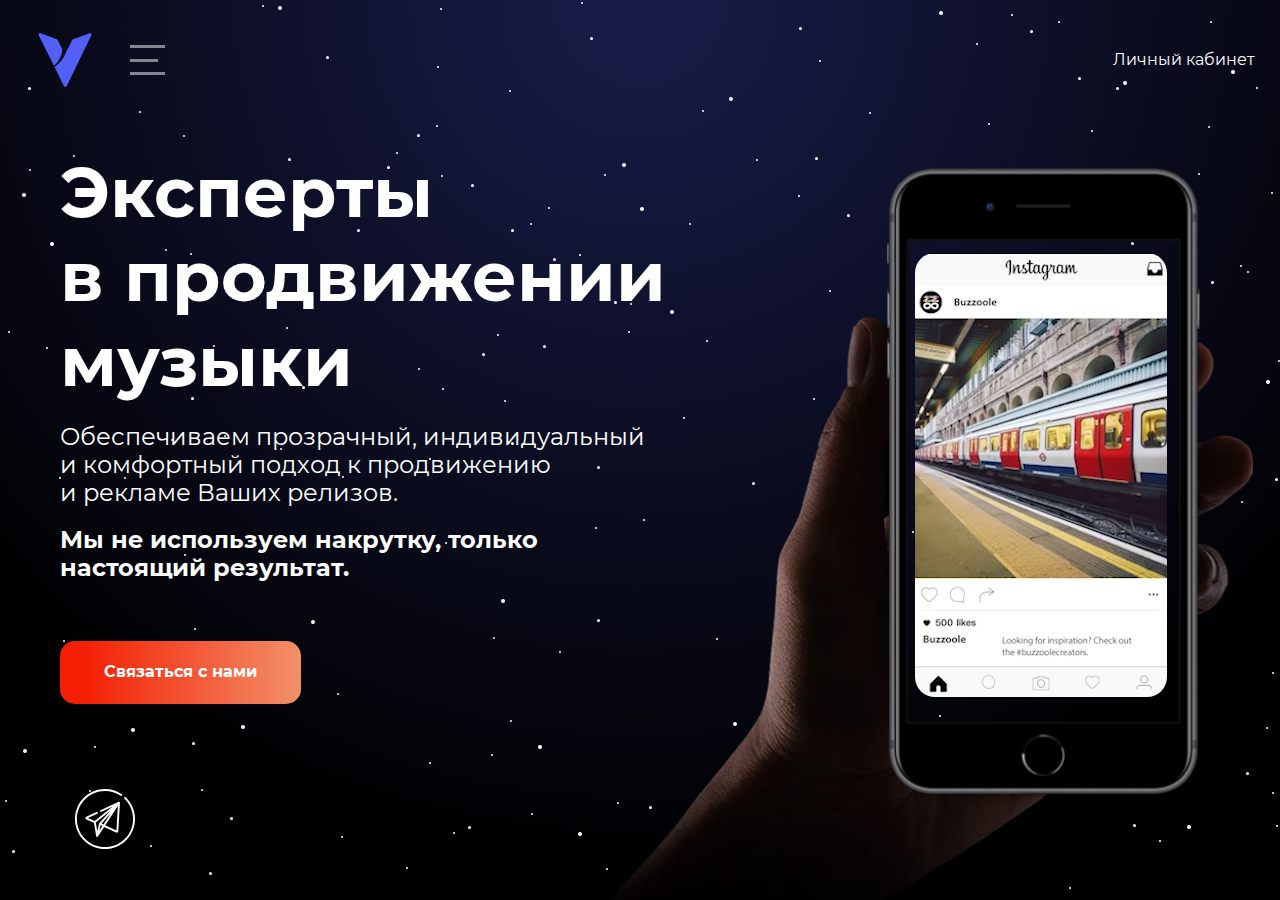
<file: index.html>
<!DOCTYPE html>
<html lang="ru">

<head>
    <meta charset="UTF-8">
    <meta name="viewport" content="width=device-width, initial-scale=1.0">
    <title>Music</title>
    <link rel="stylesheet" href="./css/normalize.css">
    <link rel="stylesheet" href="./css/style.css">
    <link rel="stylesheet" href="./css/media.css">
</head>

<body>
    <div class="wrapper">
        <div class="bubl__container">
            <div class="bubl1"></div>
            <div class="bubl2"></div>
            <div class="bubl3"></div>
        </div>
        <header class="header">
            <div class="header__container container">
                <div class="header__left">
                    <a class="header__logo logo" href="#">
                        <svg class="logo__icon" xmlns="http://www.w3.org/2000/svg"
                            xmlns:xlink="http://www.w3.org/1999/xlink" width="100" zoomAndPan="magnify"
                            viewBox="0 0 375 374.999991" height="80" preserveAspectRatio="xMidYMid meet" version="1.0">
                            <rect x="-37.5" width="450" fill="none" y="-37.499999" height="449.999989"
                                fill-opacity="1" />
                            <rect x="-37.5" width="450" fill="none" y="-37.499999" height="449.999989"
                                fill-opacity="1" />
                            <path fill="#535ff6"
                                d="M 64.144531 71.296875 L 135.929688 215.683594 C 157.066406 196.777344 175.667969 163.609375 174.628906 136.433594 L 152.910156 93.601562 C 152.128906 92.0625 150.800781 90.875 149.183594 90.277344 L 72.675781 61.816406 C 66.851562 59.648438 61.375 65.730469 64.144531 71.296875 Z M 192.96875 150.203125 C 193.152344 149.929688 193.324219 149.640625 193.472656 149.332031 L 220.726562 94.097656 C 221.5 92.53125 222.847656 91.316406 224.488281 90.703125 L 302.402344 61.722656 C 308.195312 59.5625 313.660156 65.570312 310.96875 71.132812 L 195.3125 310.273438 C 192.828125 315.40625 185.53125 315.445312 182.992188 310.34375 L 138.386719 220.613281 C 162.84375 203.128906 182 178.695312 192.96875 150.203125 "
                                fill-opacity="1" fill-rule="nonzero" />
                        </svg>
                    </a>
                    <button class="header__burger btn burger" id="burger">
                        <span class="burger__line"></span>
                        <span class="burger__line"></span>
                        <span class="burger__line"></span>
                    </button>
                    <nav class="header__nav" id="nav">
                        <ul class="header__menu menu">
                            <li class="menu__item">
                                <a href="#" class="menu__link">Дистрибуция
                                </a>
                            </li>
                            <li class="menu__item">
                                <a href="#" class="menu__link">Продвижение
                                </a>
                            </li>
                            <li class="menu__item">
                                <a href="#" class="menu__link">Кейсы
                                </a>
                            </li>
                            <li class="menu__item">
                                <a href="#" class="menu__link">Отзывы
                                </a>
                            </li>
                            <li class="menu__item">
                                <a href="#" class="menu__link">Блог
                                </a>
                            </li>
                        </ul>
                    </nav>
                </div>
                <div class="header__right">
                    <a class="header__personal" href="./pages/personal.html">
                        <span class="btn__line btn__line--top"></span>
                        <span class="btn__line btn__line--right"></span>
                        <span class="btn__line btn__line--bottom"></span>
                        <span class="btn__line btn__line--left"></span>
                        Личный кабинет</a>
                </div>
            </div>
        </header>
        <main class="main">
            <section class="hero">
                <div class="hero__container container">
                    <div class="hero__content">
                        <hi class="hero__title">
                            Эксперты в&nbsp;продвижении музыки
                        </hi>
                        <span class="hero__descr">Обеспечиваем прозрачный, индивидуальный и&nbsp;комфортный подход к
                            продвижению и&nbsp;рекламе Ваших релизов.</span>
                        <span class="hero__descr hero__descr--strong">Мы&nbsp;не&nbsp;используем накрутку, только
                            настоящий
                            результат.</span>
                        <a class="hero__link" href="#" aria-label="Связаться с нами">Связаться с нами</a>
                        <div class="contacts">
                            <div class="contacts__inner">
                                <div class="contacts__hidden">
                                    <a class="contacts__link" href="https://vk.com/" aria-label="Перейти в VK"
                                        target="_blank">
                                        <svg class="contacts__icon" width="40" height="40" viewBox="0 0 513 512"
                                            xmlns="http://www.w3.org/2000/svg">
                                            <path
                                                d="M353.521 317.595C345.279 317.595 333.535 317.102 326.838 314.611C321.613 312.669 315.259 306.729 305.416 297.177C300.625 292.526 293.636 285.744 290.285 283.65C287.165 285.856 286.38 294.923 285.937 300.018C285.327 307.068 284.888 312.167 279.93 314.418C270.489 318.721 243.745 316.269 243.474 316.25C243.324 316.235 243.175 316.216 243.026 316.193C202.239 309.802 178.14 285.533 154.503 251.055C113.175 190.777 115.883 180.792 116.901 177.033C117.205 175.821 117.774 174.681 118.573 173.683C119.372 172.685 120.383 171.852 121.544 171.235C129.605 167.062 145.08 167.244 169.66 167.888L173.559 167.989C180.658 168.177 185.289 174.663 201.099 206.546C204.036 212.469 206.814 218.064 208.005 219.851C213.982 228.767 217.481 230.803 218.564 231.25C219.422 230.091 220.02 228.783 220.322 227.404C222.748 203.413 220.687 193.351 218.528 189.134C217.009 186.164 215.713 186.046 212.25 185.73C211.643 185.674 211.054 185.62 210.491 185.551C209.495 185.428 208.539 185.103 207.693 184.598C206.847 184.093 206.131 183.42 205.597 182.627C205.062 181.834 204.722 180.942 204.6 180.013C204.478 179.083 204.578 178.141 204.892 177.252C212.111 156.836 253.122 159.131 257.777 159.462C258.144 159.488 258.509 159.541 258.867 159.622C261.307 160.172 273.763 163.092 279.417 166.628C284.668 169.898 286.754 177.009 286.373 190.396C286.311 192.63 286.228 194.956 286.144 197.324C285.804 206.819 285.203 223.693 287.286 229.516C290.889 226.963 298.288 218.472 307.578 201.935C310.186 197.288 312.634 192.621 314.793 188.502C321.818 175.102 324.026 171.172 328.162 169.656C331.941 168.268 340.158 168.091 359.415 167.986H360.138C377.654 167.907 387.8 168.051 392.747 171.932C404.111 180.865 391.791 199.142 378.198 217.096C375.447 220.731 371.972 224.677 368.61 228.494C363.59 234.193 354.246 244.807 354.498 248.17C355.077 250.908 363.65 258.636 369.322 263.75C383.194 276.253 398.917 290.425 396.396 304.835C394.247 317.204 378.665 317.32 366.144 317.41C364.009 317.425 361.852 317.44 359.74 317.504C358.131 317.551 355.984 317.595 353.521 317.595ZM290.493 270.542C296.631 270.542 302.928 276.38 315.276 288.36C320.759 293.682 329.048 301.725 331.905 302.787C335.383 304.081 345.197 305.201 359.299 304.779C361.548 304.711 363.83 304.695 366.037 304.68C371.379 304.641 381.323 304.564 382.932 302.838C384.299 294.944 370.153 282.2 359.826 272.894C349.709 263.775 341.719 256.573 340.916 249.508C339.94 240.985 348.334 231.459 358.052 220.422C361.406 216.615 364.573 213.017 367.036 209.764C381.634 190.483 383.513 183.793 383.53 181.649C379.554 180.618 368.03 180.672 360.206 180.706H359.543C351.001 180.753 338.586 180.822 334.137 181.36C332.53 183.674 329.541 189.376 327.075 194.079C324.877 198.272 322.385 203.023 319.69 207.826C299.821 243.196 289.773 243.054 285.995 242.998C284.515 242.979 283.056 242.68 281.705 242.119C280.354 241.559 279.14 240.747 278.136 239.735C271.669 233.412 271.689 219.334 272.489 196.899C272.573 194.562 272.654 192.271 272.716 190.063C272.973 180.85 271.787 177.732 271.39 176.958C268.44 175.353 261.061 173.245 256.19 172.113C246.028 171.477 231.952 172.481 223.904 176.012C233.043 181.384 237.313 195.184 233.913 228.692C233.577 231.987 230.617 241.825 221.719 243.781C210.961 246.146 202.114 235.104 196.405 226.583C194.831 224.231 192.563 219.694 188.688 211.88C184.293 203.015 175.431 185.143 171.336 180.661L169.271 180.607C154.985 180.233 137.594 179.778 130.335 181.597C131.211 186.002 136.405 201.018 166.016 244.204C187.647 275.752 209.377 297.931 245.064 303.602C253.949 304.412 266.431 304.461 271.853 303.528C272.034 302.204 272.188 300.427 272.312 298.99C273.143 289.371 274.536 273.269 288.724 270.696C289.308 270.592 289.901 270.54 290.495 270.542H290.493Z" />
                                            <path
                                                d="M512.809 232.064C511.255 176.31 465.534 101.28 425.89 59.4792L416.212 68.4932C454.855 109.537 499.283 183.839 499.233 238.428C499.233 362.879 390.528 499.273 256.902 499.273C123.277 499.273 14.5655 362.879 14.5655 238.428C14.5655 113.976 123.277 12.7268 256.902 12.7268C315.515 12.6797 372.142 32.5022 416.212 68.4932L425.89 59.4792C379.244 21.1069 319.139 -0.0486871 256.902 8.41386e-05C118.027 8.41386e-05 4.62736 103.524 0.996226 232.064H0.904297L0.996226 250C0.996226 381.47 115.747 512 256.906 512C398.066 512 512.809 381.47 512.809 250L512.904 232.064H512.809Z" />
                                        </svg>
                                    </a>
                                    <a class="contacts__link" href="https://wa.me/" aria-label="Перейти в Ватсап"
                                        target="_blank">
                                        <svg class="contacts__icon" xmlns="http://www.w3.org/2000/svg"
                                            xmlns:xlink="http://www.w3.org/1999/xlink" x="0px" y="0px"
                                            viewBox="0 0 477.366 477.366"
                                            style="enable-background:new 0 0 477.366 477.366;" xml:space="preserve">
                                            <g>
                                                <g>
                                                    <path
                                                        d="M19.89,452.503c-2.486,4.973,0,9.945,2.486,12.431c4.973,2.486,9.945,2.486,14.918,2.486l74.588-27.349 c37.294,24.863,82.047,37.294,126.8,37.294c131.773,0,238.683-106.91,238.683-238.683S370.456,0,238.683,0S0,106.91,0,238.683 c0,49.726,14.918,99.451,44.753,139.232L19.89,452.503z M24.863,236.197c0-119.342,96.965-213.82,213.82-213.82 s213.82,96.965,213.82,213.82s-96.965,213.82-213.82,213.82c-42.267,0-84.534-12.431-119.342-34.808 c-2.486-2.486-4.973-2.486-7.459-2.486c-2.486,0-2.486,0-4.973,0l-57.185,22.377l19.89-57.184c2.486-4.973,0-7.459-2.486-12.431 C39.781,328.189,24.863,283.436,24.863,236.197z" />
                                                    <path
                                                        d="M285.923,382.888c12.431,2.486,22.377,4.973,34.808,4.973c29.835,0,52.212-12.431,67.13-34.808 c7.459-14.918,9.945-27.349,7.459-39.781c-4.973-14.918-17.404-22.377-19.89-24.863l-37.294-19.89 c-4.973-2.486-9.945-4.973-14.918-4.973c-24.863,0-39.781,27.349-39.781,27.349s-2.486,2.486-7.459,2.486 c-2.486,0-2.486,0-2.486,0c-37.294-12.431-64.643-47.239-77.075-64.643l-2.486-2.486c-9.945-7.459-12.431-7.459-2.486-17.404 c19.89-17.404,14.918-37.294,9.945-44.753l-24.863-59.671c-2.486-4.973-12.431-12.431-22.377-12.431 c-12.431,0-27.349,7.459-44.753,24.863c-42.267,42.267-9.945,106.91-9.945,106.91C146.691,348.08,280.95,380.401,285.923,382.888z M126.8,134.259c14.918-17.404,24.863-17.404,27.349-17.404l27.349,59.671c0,2.486,2.486,7.459-4.973,14.918 c-24.863,22.377-17.404,37.294-4.973,52.212l2.486,2.486c12.431,17.404,44.753,59.671,89.506,72.102c0,0,4.973,0,9.945,0 c12.431,0,22.377-4.973,29.835-14.918c2.486-7.459,14.918-19.89,24.863-14.918l37.294,17.404c0,0,4.973,2.486,7.459,7.459 c2.486,7.459-2.486,14.918-4.973,19.89c-12.431,22.377-37.294,27.349-72.102,19.89c-4.973,0-126.8-32.322-171.554-141.718 C121.828,216.307,96.965,166.581,126.8,134.259z" />
                                                </g>
                                            </g>
                                        </svg>
                                    </a>
                                    <a class="contacts__link" href="mailtto:" aria-label="Перейти в почту"
                                        target="_blank">
                                        <svg class="contacts__icon" enable-background="new 0 0 512 512"
                                            viewBox="0 0 512 512" xmlns="http://www.w3.org/2000/svg">
                                            <path
                                                d="m400.34 198.166-121.641-84.394c-13.939-9.67-31.254-9.668-45.186.001l-121.753 84.483c-3.234 2.244-5.162 5.93-5.159 9.866l.101 166.117c0 17.237 13.606 31.261 30.33 31.261h238.138c16.724 0 30.33-14.023 30.33-31.261v-166.214c0-3.933-1.928-7.617-5.16-9.859zm-269.643 168.033-.081-133.827 80.408 60.636zm103.748-62.064h43.311l84.907 77.365h-213.125zm66.432-11.402 80.623-64.435v137.896zm-53.68-159.242c5.744-3.987 12.074-3.986 17.822.001l105.275 73.039-92.096 73.604h-44.384l-94.861-71.535zm8.803-133.491c-141.159 0-256 114.842-256 256 0 141.159 114.841 256 256 256s256-114.841 256-256c0-141.158-114.841-256-256-256zm0 488c-127.925 0-232-104.075-232-232s104.075-232 232-232 232 104.075 232 232-104.075 232-232 232z" />
                                        </svg>
                                    </a>
                                </div>
                                <a class="contacts__link" href="https://t.me/" aria-label="Перейти в Телеграмм"
                                    target="_blank">
                                    <svg class="contacts__icon" xmlns="http://www.w3.org/2000/svg"
                                        xmlns:xlink="http://www.w3.org/1999/xlink" x="0px" y="0px" viewBox="0 0 512 512"
                                        xml:space="preserve">
                                        <g>
                                            <g>
                                                <path
                                                    d="M490.626,153.442c-13.697-31.292-33.236-59.158-58.073-82.819c-3.207-3.055-8.28-2.933-11.335,0.275 c-3.054,3.206-2.931,8.28,0.275,11.333c48.024,45.751,74.473,107.464,74.473,173.769c0,132.318-107.648,239.967-239.967,239.967 S16.033,388.318,16.033,256S123.682,16.033,256,16.033c48.336,0,94.93,14.306,134.742,41.369 c3.661,2.489,8.647,1.538,11.137-2.122c2.489-3.662,1.538-8.648-2.123-11.137C357.274,15.265,307.565,0,256,0 C187.62,0,123.333,26.628,74.981,74.981C26.629,123.333,0,187.62,0,256s26.629,132.667,74.981,181.019 C123.333,485.372,187.62,512,256,512s132.667-26.628,181.019-74.981C485.371,388.667,512,324.38,512,256 C512,220.348,504.808,185.842,490.626,153.442z" />
                                            </g>
                                        </g>
                                        <g>
                                            <g>
                                                <path
                                                    d="M372.333,108.552l-154.176,71.771c-4.014,1.868-5.753,6.638-3.884,10.652s6.638,5.755,10.65,3.885l95.106-44.274 l-46.237,37.431l-106.107,85.896l-58.036-25.392l81.326-37.858c4.014-1.87,5.753-6.638,3.884-10.652 c-1.868-4.014-6.639-5.755-10.65-3.885l-87.54,40.752c-4.654,2.166-7.592,6.905-7.474,12.035c0.115,5.02,3.149,9.538,7.748,11.55 l64.802,28.35l18.979,113.873c1.168,7.041,10.702,9.046,14.613,3.075l53.836-82.171l101.811,47.512 c8.157,3.81,17.864-2.012,18.39-10.966l14.344-243.849c0.015-0.226,0.014-0.458,0.009-0.685 C383.567,109.927,377.471,106.176,372.333,108.552z M190.018,360.931l-12.404-74.428l126.369-102.299l-96.718,108.441 c-0.87,0.976-1.516,2.204-1.816,3.479L190.018,360.931z M207.049,358.631l11.72-49.228l15.724,7.338L207.049,358.631z M243.371,303.191l-16.967-7.917l83.469-93.586L297.8,220.116L243.371,303.191z M353.637,354.649l-95.586-44.607l107.897-164.684 L353.637,354.649z" />
                                            </g>
                                        </g>
                                    </svg>
                                </a>
                            </div>
                        </div>
                    </div>
                    <div class="hero__player" style="background-image: url(./images/hand.png)">
                        <video class="hero__video" id="videoPlayer" autoplay muted>
                        </video>
                        <!-- <video class="hero__video" id="videoPlayer" src="./images/IG-stories.mp4">
                        </video> -->
                    </div>
                </div>
            </section>
        </main>
    </div>
    <script src="./js/script.js"></script>
</body>

</html>
</file>
<file: css/style.css>
/*
* Prefixed by https://autoprefixer.github.io
* PostCSS: v8.4.14,
* Autoprefixer: v10.4.7
* Browsers: last 4 version
*/

html {
    -webkit-box-sizing: border-box;
            box-sizing: border-box;
    scroll-behavior: smooth;
}

*, ::after, ::before {
    -webkit-box-sizing: inherit;
            box-sizing: inherit;
}

a {
    text-decoration: none;
    outline: none;
    color: inherit;
}

h1, h2, h3, h4, h5, h6, p {
    margin: 0;
    padding: 0;
}

ul {
    padding: 0;
    margin: 0;
    list-style: none;
}

img {
    width: 100%;
    -o-object-fit: cover;
       object-fit: cover;
}

:root {
    --color-bg: #000;
    --color-white: #fff;
    --color-prime: #f41f04;
    --color-second: #f29069;
    --color-blue: #535ff6;
}

@font-face {
    font-family: 'Montserrat';
    src: url(../fonts/MontserratRegular.woff) format('woff'),
        url(../fonts/MontserratRegular.woff2) format('woff2');
    font-weight: 400;    
	font-style: normal;
    font-display: swap;
}

@font-face {
    font-family: 'Montserrat';
    src: url(../fonts/MontserratMedium.woff) format('woff'),
        url(../fonts/MontserratMedium.woff2) format('woff2');
    font-weight: 500;    
	font-style: normal;
    font-display: swap;
}

@font-face {
    font-family: 'Montserrat';
    src: url(../fonts/MontserratBold.woff) format('woff'),
        url(../fonts/MontserratBold.woff2) format('woff2');
    font-weight: 700;    
	font-style: normal;
    font-display: swap;
}

body {
    margin: 0 auto;
    font-family: 'Montserrat', sans-serif;
    font-weight: normal;
    font-size: 1rem;
    color: var(--color-white);
    background-color: var(--color-bg); 
    height: 100vh;    
    display: flex;   
    flex-direction: column; 
    min-width: 320px; 
}

.main {
    margin: 0 auto;    
    flex: 1;
    height: 100%;
    display: flex;
}

.wrapper {       
    position: relative;   
    display: flex; 
    flex-direction: column;
    flex: 1;      
    overflow: hidden;    
}

.wrapper::after {
    content: '';
    position: absolute;
    top: 0;
    left: 0;
    height: 100%;
    width: 100%;
    z-index: -1;
    background-image: 
    -o-linear-gradient(white 1px, transparent 1px),
    -o-linear-gradient(left, white 1px, transparent 1px),
    -o-linear-gradient(top, rgba(255,255,255, 0.1) 0%, rgb(255,255,255,1) 80%);
}

.wrapper::before {
    content: '';
    position: absolute;
    top: 0px;
    z-index: -1;
    width: 100%;
    height: 100%;
    background: -o-radial-gradient(circle, var(--color-blue) 0%, var(--color-bg) 50%);
    background: radial-gradient(circle at top, var(--color-blue) 0%, var(--color-bg) 80%); 
    opacity: 0.3;
}

.container {
    margin: 0 auto;
    padding: 0 15px;
    max-width: 1280px;
}

.btn {    
    padding: 0;
    margin: 0;
    border: none;
    outline: none;
    cursor: pointer;
    background-color: transparent;    
}

/*HEADER*/
.header {
    padding: 20px 0 0;    
    width: 100%;
}

.header__container {
    display: -webkit-box;
    display: -ms-flexbox;
    display: flex;
    -webkit-box-align: center;
        -ms-flex-align: center;
            align-items: center;
    -webkit-box-pack: justify;
        -ms-flex-pack: justify;
            justify-content: space-between;
    gap: 10px;
    width: 100%;
}

.header__logo {
    cursor: pointer;
    width: 100px;
    height: 80px;
}

.logo__icon {
    -webkit-transition: fill 0.3s ease-in-out;
    -o-transition: fill 0.3s ease-in-out;
    transition: fill 0.3s ease-in-out;
}

.header__logo:hover > .logo__icon path {
    fill: #727bf6;
    
}

.header__left {
    display: -webkit-box;
    display: -ms-flexbox;
    display: flex;
    -webkit-box-align: center;
        -ms-flex-align: center;
            align-items: center;
    -webkit-box-pack: start;
        -ms-flex-pack: start;
            justify-content: flex-start;
    gap: 15px;
}

.header__nav {
    -webkit-transform: translateY(-500%) scale(0.6);
        -ms-transform: translateY(-500%) scale(0.6);
            transform: translateY(-500%) scale(0.6);
    -webkit-transition: -webkit-transform 0.3s ease-in-out;
    transition: -webkit-transform 0.3s ease-in-out;
    -o-transition: transform 0.3s ease-in-out;
    transition: transform 0.3s ease-in-out;
    transition: transform 0.3s ease-in-out, -webkit-transform 0.3s ease-in-out;
}

.header__nav.open {
    -webkit-transform: translateY(0%) scale(1);
        -ms-transform: translateY(0%) scale(1);
            transform: translateY(0%) scale(1);
}

.menu {
    padding-left: 30px;
    display: -webkit-box;
    display: -ms-flexbox;
    display: flex;
    -webkit-box-align: center;
        -ms-flex-align: center;
            align-items: center;
    -webkit-box-pack: start;
        -ms-flex-pack: start;
            justify-content: flex-start;
    -ms-flex-wrap: wrap;
        flex-wrap: wrap;
    gap: 15px;    
}

.menu__link {
    padding: 15px;
    position: relative;
    text-transform: uppercase;
    color: var(--color-white);
    border-bottom: 1px solid transparent;
    -webkit-transition: border 0.5s ease-in-out;
    -o-transition: border 0.5s ease-in-out;
    transition: border 0.5s ease-in-out;
}

.menu__link::after {
    content: '';
    position: absolute;
    inset: 0;
    z-index: 0;
    width: 100%;
    height: 100%;
    background: rgb(242,144,105);
    background: -webkit-gradient(linear, left top, left bottom, from(rgba(255, 255, 255, 0)), color-stop(150%, rgba(242,144,105,0.5)));
    background: -o-linear-gradient(rgba(255, 255, 255, 0) 0%, rgba(242,144,105,0.5) 150%);
    background: linear-gradient(rgba(255, 255, 255, 0) 0%, rgba(242,144,105,0.5) 150%);
    opacity: 0;
    visibility: hidden;
    -webkit-transition: opacity 0.5s ease-in-out, visibility 0.5s ease-in-out;
    -o-transition: opacity 0.5s ease-in-out, visibility 0.5s ease-in-out;
    transition: opacity 0.5s ease-in-out, visibility 0.5s ease-in-out;    
}

.menu__link:hover {
    border-color: var(--color-second);
}

.menu__link:hover::after {
    opacity: 1;
    visibility: visible;
}

.header__right {
    display: -webkit-box;
    display: -ms-flexbox;
    display: flex;
    -webkit-box-align: center;
        -ms-flex-align: center;
            align-items: center;
    -webkit-box-pack: end;
        -ms-flex-pack: end;
            justify-content: flex-end;
    gap: 15px;
    position: relative;
}

.header__personal {
    display: block;
    padding: 10px;
    border-radius: 15px;    
    text-align: center;
    color: var(--color-white);
    position: relative;
    overflow: hidden;
    -webkit-transition: all 0.3s ease-in-out;
    -o-transition: all 0.3s ease-in-out;
    transition: all 0.3s ease-in-out;
}

.header__personal:hover {
    -webkit-box-shadow: 0 0 10px var(--color-blue), 0 0 40px var(--color-blue), 0 0 80px var(--color-blue);
            box-shadow: 0 0 10px var(--color-blue), 0 0 40px var(--color-blue), 0 0 80px var(--color-blue);
    background-color: var(--color-blue);
    -webkit-transition-delay: 0.5s;
         -o-transition-delay: 0.5s;
            transition-delay: 0.5s;
}

.btn__line {
    position: absolute;
    z-index: 10;
    display: block;
    -webkit-transition: all 0.3s ease-in-out;
    -o-transition: all 0.3s ease-in-out;
    transition: all 0.3s ease-in-out;
}

.btn__line--top {
    top: 0;
    left: -100%;
    width: 100%;
    height: 2px;
    background: -webkit-gradient(linear,left top, right top,from(transparent),to(var(--color-blue)));
    background: -o-linear-gradient(left,transparent,var(--color-blue));
    background: linear-gradient(90deg,transparent,var(--color-blue));
}

.header__personal:hover .btn__line--top {
    left: 100%;
    -webkit-transition: 1s;
    -o-transition: 1s;
    transition: 1s;
    -webkit-transition-delay: 0.25s;
         -o-transition-delay: 0.25s;
            transition-delay: 0.25s;
}

.btn__line--right {
    top: -100%;
    right: 0;
    width: 2px;
    height: 100%;
    background: -webkit-gradient(linear,left bottom, left top,from(transparent),to(var(--color-blue)));
    background: -o-linear-gradient(bottom,transparent,var(--color-blue));
    background: linear-gradient(0deg,transparent,var(--color-blue));
}

.header__personal:hover .btn__line--right {
    top: 100%;
    -webkit-transition: 1s;
    -o-transition: 1s;
    transition: 1s;
}

.btn__line--bottom {
    bottom: 0;
    right: -100%;
    width: 100%;
    height: 2px;
    background: -webkit-gradient(linear,right top, left top,from(transparent),to(var(--color-blue)));
    background: -o-linear-gradient(right,transparent,var(--color-blue));
    background: linear-gradient(270deg,transparent,var(--color-blue));
}

.header__personal:hover .btn__line--bottom {
    right: 100%;
    -webkit-transition: 1s;
    -o-transition: 1s;
    transition: 1s;
    -webkit-transition-delay: 0.25s;
         -o-transition-delay: 0.25s;
            transition-delay: 0.25s;
}

.btn__line--left {
    bottom: -100%;
    left: 0;
    width: 2px;
    height: 100%;
    background: -webkit-gradient(linear,left top, left bottom,from(transparent),to(var(--color-blue)));
    background: -o-linear-gradient(top,transparent,var(--color-blue));
    background: linear-gradient(180deg,transparent,var(--color-blue));
}

.header__personal:hover .btn__line--left {
    bottom: 100%;
    -webkit-transition: 1s;
    -o-transition: 1s;
    transition: 1s;
}

/*BURGER*/
.burger {
    display: -webkit-box;
    display: -ms-flexbox;
    display: flex;
    -webkit-box-orient: vertical;
    -webkit-box-direction: normal;
        -ms-flex-direction: column;
            flex-direction: column;
    -webkit-box-align: start;
        -ms-flex-align: start;
            align-items: flex-start;
    -webkit-box-pack: justify;
        -ms-flex-pack: justify;
            justify-content: space-between;
    width: 35px;
    height: 30px;
}

.burger__line {
    display: block;
    width: 100%;
    height: 3px;
    background-color: var(--color-white);
    opacity: 0.5;
    -webkit-transition: opacity 0.3s ease-in-out, -webkit-transform 0.3s ease-in-out;
    transition: opacity 0.3s ease-in-out, -webkit-transform 0.3s ease-in-out;
    -o-transition: transform 0.3s ease-in-out, opacity 0.3s ease-in-out;
    transition: transform 0.3s ease-in-out, opacity 0.3s ease-in-out;
    transition: transform 0.3s ease-in-out, opacity 0.3s ease-in-out, -webkit-transform 0.3s ease-in-out;
}

.burger__line:nth-child(2) {
    width: 80%;
}

.burger.open .burger__line:nth-child(1) {
    -webkit-transform: translateY(10px) rotate(45deg);
        -ms-transform: translateY(10px) rotate(45deg);
            transform: translateY(10px) rotate(45deg);
    opacity: 1;
}

.burger.open .burger__line:nth-child(2) {
    display: none;
}

.burger.open .burger__line:nth-child(3) {
    -webkit-transform: translateY(-17px) rotate(-45deg);
        -ms-transform: translateY(-17px) rotate(-45deg);
            transform: translateY(-17px) rotate(-45deg);
    opacity: 1;
}

/*HERO*/
.main {
    width: 100%;
}

.hero {    
    margin-top: 50px;
    width: 100%;
}

.hero__container {   
    position: relative;
}

.hero__content {
    position: absolute;
    top: 0;
    left: 60px;
    z-index: 10;
    width: 48%;
    display: flex;
    -webkit-box-orient: vertical;
    -webkit-box-direction: normal;
        -ms-flex-direction: column;
            flex-direction: column;
    -webkit-box-align: start;
        -ms-flex-align: start;
            align-items: flex-start;
    gap: 20px;    
}

.hero__player {
    margin-right: -60%;    
    background-position: center;
    background-repeat: no-repeat;
    background-size: contain;
    min-height: 800px;
    position: relative;
    display: flex;
    align-items: center;
    justify-content: center;
}

.hero__video {
    margin-top: -150px;
    margin-right: -52px;
    border-radius: 20px;
}

.hero__img {
    position: absolute;
    top: 0;
    right: 0;
    width: 50rem;
    height: 100%;
}

.hero__title {    
    font-weight: bold;
    font-size: 4.4rem;
    line-height: 120%;
}

.hero__descr {
    font-size: 1.5rem;    
}

.hero__descr--strong{
    margin-bottom: 40px;
    font-weight: bold;
}

.hero__link {
    padding: 22px 44px;
    margin: 0;
    margin-bottom: 50px;
    border: none;
    font-weight: 700;
    outline: none;
    color: var(--color_white);
    border-radius: 15px;
    background: rgb(244,31,4);
    background: -webkit-gradient(linear, left top, right top, color-stop(9%, rgba(244,31,4,1)), to(rgba(242,144,105,1)));
    background: -o-linear-gradient(left, rgba(244,31,4,1) 9%, rgba(242,144,105,1) 100%);
    background: linear-gradient(90deg, rgba(244,31,4,1) 9%, rgba(242,144,105,1) 100%);
    cursor: pointer;
    -webkit-transition: background 0.5s ease-in-out, -webkit-transform 0.3s ease-in-out;
    transition: background 0.5s ease-in-out, -webkit-transform 0.3s ease-in-out;
    -o-transition: transform 0.3s ease-in-out, background 0.5s ease-in-out;
    transition: transform 0.3s ease-in-out, background 0.5s ease-in-out;
    transition: transform 0.3s ease-in-out, background 0.5s ease-in-out, -webkit-transform 0.3s ease-in-out;
}

.hero__link:focus-visible {
    -webkit-transform: scale(1.1);
        -ms-transform: scale(1.1);
            transform: scale(1.1);
}

.hero__link:hover {
    background: -webkit-gradient(linear, left top, right top, color-stop(9%, rgba(242,144,105,1)), to(rgba(244,31,4,1)));
    background: -o-linear-gradient(left, rgba(242,144,105,1) 9%, rgba(244,31,4,1) 100%);
    background: linear-gradient(90deg, rgba(242,144,105,1) 9%, rgba(244,31,4,1) 100%);
}
/*Bubl*/
.bubl__container {
    position: absolute;
    top: 0;
    left: 0;
    z-index: -1;
    width: 100%;
    height: 100%;
    overflow: hidden;
    pointer-events: none; 
}

.bubl1 {
    width: 2px;
    height: 2px;
    border-radius:100%;
    background: transparent;
    -webkit-box-shadow: 2032px 449px #FFF, 1683px 605px #FFF, 1522px 2312px #FFF, 250px 2364px #FFF, 1767px 976px #FFF, 1009px 319px #FFF, 1975px 1618px #FFF, 440px 953px #FFF, 446px 1170px #FFF, 1040px 1573px #FFF, 356px 2349px #FFF, 2166px 2440px #FFF, 437px 1437px #FFF, 799px 1422px #FFF, 1567px 1725px #FFF, 2479px 1870px #FFF, 2496px 1062px #FFF, 1618px 1916px #FFF, 2097px 2167px #FFF, 1658px 2168px #FFF, 617px 802px #FFF, 218px 1810px #FFF, 2145px 161px #FFF, 1735px 141px #FFF, 1783px 840px #FFF, 59px 477px #FFF, 1518px 754px #FFF, 2343px 388px #FFF, 1097px 2111px #FFF, 2085px 2473px #FFF, 1694px 1492px #FFF, 2154px 674px #FFF, 840px 1964px #FFF, 1908px 1500px #FFF, 2281px 379px #FFF, 689px 223px #FFF, 453px 2098px #FFF, 559px 651px #FFF, 1504px 2385px #FFF, 440px 8px #FFF, 2263px 54px #FFF, 1400px 760px #FFF, 545px 1922px #FFF, 2401px 577px #FFF, 1943px 578px #FFF, 436px 125px #FFF, 1460px 186px #FFF, 2009px 852px #FFF, 94px 746px #FFF, 508px 535px #FFF, 1328px 373px #FFF, 429px 458px #FFF, 1081px 1977px #FFF, 1181px 349px #FFF, 1855px 1894px #FFF, 2352px 824px #FFF, 2023px 2256px #FFF, 574px 998px #FFF, 137px 2128px #FFF, 1415px 1003px #FFF, 1873px 363px #FFF, 530px 223px #FFF, 2400px 1390px #FFF, 1px 2335px #FFF, 939px 189px #FFF, 183px 135px #FFF, 2460px 1522px #FFF, 2031px 1500px #FFF, 2061px 2134px #FFF, 1853px 1147px #FFF, 1749px 1551px #FFF, 261px 1977px #FFF, 1069px 887px #FFF, 2382px 135px #FFF, 1779px 1448px #FFF, 689px 1788px #FFF, 1936px 919px #FFF, 1099px 1910px #FFF, 403px 1923px #FFF, 410px 2061px #FFF, 1735px 850px #FFF, 1787px 235px #FFF, 2382px 300px #FFF, 2083px 952px #FFF, 1207px 1327px #FFF, 1449px 1120px #FFF, 1009px 357px #FFF, 2328px 815px #FFF, 1298px 1844px #FFF, 382px 1028px #FFF, 691px 1360px #FFF, 1302px 1092px #FFF, 79px 1641px #FFF, 2456px 386px #FFF, 1388px 1605px #FFF, 630px 303px #FFF, 2041px 600px #FFF, 890px 1302px #FFF, 925px 2205px #FFF, 690px 1178px #FFF, 242px 1012px #FFF, 177px 2345px #FFF, 1317px 815px #FFF, 406px 867px #FFF, 726px 806px #FFF, 2450px 164px #FFF, 1771px 767px #FFF, 672px 1144px #FFF, 1946px 972px #FFF, 29px 169px #FFF, 1242px 2377px #FFF, 601px 2485px #FFF, 147px 1745px #FFF, 1240px 265px #FFF, 1212px 906px #FFF, 473px 978px #FFF, 2049px 969px #FFF, 1518px 713px #FFF, 1117px 1436px #FFF, 704px 2177px #FFF, 566px 2426px #FFF, 1691px 1239px #FFF, 727px 2370px #FFF, 2035px 2369px #FFF, 1479px 864px #FFF, 1324px 635px #FFF, 1461px 1450px #FFF, 1083px 1543px #FFF, 2334px 791px #FFF, 2273px 2056px #FFF, 2037px 2452px #FFF, 581px 2px #FFF, 904px 1308px #FFF, 919px 1050px #FFF, 1256px 87px #FFF, 342px 476px #FFF, 442px 388px #FFF, 370px 1954px #FFF, 1749px 2185px #FFF, 2291px 128px #FFF, 491px 754px #FFF, 2108px 1170px #FFF, 1126px 202px #FFF, 2413px 81px #FFF, 1602px 1610px #FFF, 1159px 840px #FFF, 1099px 513px #FFF, 219px 2099px #FFF, 1029px 1791px #FFF, 2298px 462px #FFF, 1900px 7px #FFF, 643px 519px #FFF, 2482px 1855px #FFF, 1662px 1743px #FFF, 154px 2259px #FFF, 194px 628px #FFF, 1090px 2062px #FFF, 2348px 957px #FFF, 1889px 375px #FFF, 1897px 603px #FFF, 2284px 1862px #FFF, 1009px 2458px #FFF, 1795px 2067px #FFF, 1272px 792px #FFF, 2105px 1080px #FFF, 902px 918px #FFF, 1460px 1781px #FFF, 2449px 347px #FFF, 1790px 1584px #FFF, 1926px 412px #FFF, 1467px 2123px #FFF, 750px 1974px #FFF, 1470px 880px #FFF, 139px 111px #FFF, 1315px 573px #FFF, 1743px 1542px #FFF, 2315px 2252px #FFF, 2012px 1147px #FFF, 1041px 1655px #FFF, 811px 2130px #FFF, 342px 1852px #FFF, 1070px 1093px #FFF, 1847px 2174px #FFF, 949px 1003px #FFF, 2393px 1819px #FFF, 1458px 1064px #FFF, 262px 5px #FFF, 1421px 434px #FFF, 103px 200px #FFF, 311px 1650px #FFF, 1409px 114px #FFF, 969px 1975px #FFF, 704px 2438px #FFF, 2341px 946px #FFF, 2032px 692px #FFF, 2136px 1084px #FFF, 1931px 13px #FFF, 683px 417px #FFF, 5px 800px #FFF, 610px 2412px #FFF, 1723px 188px #FFF, 1285px 978px #FFF, 1102px 2056px #FFF, 601px 1035px #FFF, 2185px 1871px #FFF, 2206px 1651px #FFF, 546px 1162px #FFF, 489px 1971px #FFF, 1714px 1617px #FFF, 438px 2058px #FFF, 1079px 1821px #FFF, 2447px 423px #FFF, 2111px 466px #FFF, 716px 638px #FFF, 785px 1738px #FFF, 1092px 1386px #FFF, 636px 1351px #FFF, 842px 2172px #FFF, 2196px 1899px #FFF, 1819px 1012px #FFF, 2267px 2432px #FFF, 554px 293px #FFF, 1524px 1479px #FFF, 2012px 532px #FFF, 2472px 1540px #FFF, 1407px 432px #FFF, 189px 1576px #FFF, 2306px 1068px #FFF, 2496px 405px #FFF, 1744px 990px #FFF, 418px 368px #FFF, 657px 2180px #FFF, 291px 1715px #FFF, 1768px 1759px #FFF, 1807px 1714px #FFF, 356px 2349px #FFF, 2382px 2497px #FFF, 2283px 671px #FFF, 1951px 1177px #FFF, 2425px 2263px #FFF, 1307px 812px #FFF, 339px 2124px #FFF, 1747px 487px #FFF, 1210px 21px #FFF, 1867px 2297px #FFF, 633px 2142px #FFF, 1153px 667px #FFF, 431px 1795px #FFF, 2053px 1303px #FFF, 402px 1932px #FFF, 1540px 1364px #FFF, 1463px 2291px #FFF, 1232px 1188px #FFF, 2229px 2363px #FFF, 864px 1957px #FFF, 863px 891px #FFF, 1536px 139px #FFF, 204px 1149px #FFF, 807px 1772px #FFF, 1294px 1053px #FFF, 1708px 107px #FFF, 337px 693px #FFF, 2374px 2293px #FFF, 771px 1058px #FFF, 843px 1539px #FFF, 1180px 181px #FFF, 2045px 1341px #FFF, 1858px 1099px #FFF, 1004px 1423px #FFF, 232px 644px #FFF, 1659px 254px #FFF, 1792px 1066px #FFF, 2179px 1014px #FFF, 2338px 159px #FFF, 281px 2328px #FFF, 1450px 1022px #FFF, 2025px 893px #FFF, 2340px 234px #FFF, 1765px 799px #FFF, 1344px 2206px #FFF, 1206px 2437px #FFF, 1306px 771px #FFF, 1018px 2024px #FFF, 1626px 2469px #FFF, 273px 1175px #FFF, 1758px 905px #FFF, 1049px 2127px #FFF, 990px 338px #FFF, 653px 1483px #FFF, 1435px 1550px #FFF, 1556px 851px #FFF, 1011px 2359px #FFF, 1922px 1315px #FFF, 2401px 1371px #FFF, 976px 43px #FFF, 78px 1243px #FFF, 2408px 498px #FFF, 493px 637px #FFF, 292px 1373px #FFF, 1994px 657px #FFF, 1017px 1663px #FFF, 2456px 1257px #FFF, 414px 2020px #FFF, 441px 175px #FFF, 1020px 632px #FFF, 1455px 1396px #FFF, 510px 720px #FFF, 437px 66px #FFF, 150px 845px #FFF, 819px 60px #FFF, 986px 1052px #FFF, 960px 1107px #FFF, 615px 2381px #FFF, 2014px 282px #FFF, 98px 1754px #FFF, 854px 1685px #FFF, 2367px 935px #FFF, 1102px 1327px #FFF, 46px 347px #FFF, 2171px 1007px #FFF, 595px 527px #FFF, 1482px 1098px #FFF, 923px 2105px #FFF, 687px 2145px #FFF, 988px 123px #FFF, 2174px 2388px #FFF, 2381px 2460px #FFF, 1656px 2273px #FFF, 1545px 2292px #FFF, 919px 1437px #FFF, 165px 249px #FFF, 600px 1102px #FFF, 1759px 1521px #FFF, 1941px 271px #FFF, 1457px 2232px #FFF, 1091px 130px #FFF, 1380px 55px #FFF, 419px 2410px #FFF, 1011px 14px #FFF, 1042px 1034px #FFF, 1241px 501px #FFF, 2421px 2485px #FFF, 346px 1074px #FFF, 1388px 1692px #FFF, 2331px 373px #FFF, 942px 2325px #FFF, 1058px 21px #FFF, 86px 1965px #FFF, 651px 1372px #FFF, 2291px 108px #FFF, 606px 868px #FFF, 1044px 605px #FFF, 1318px 2357px #FFF, 1813px 1383px #FFF, 1964px 1372px #FFF, 1786px 1530px #FFF, 2427px 791px #FFF, 224px 1539px #FFF, 965px 1662px #FFF, 427px 944px #FFF, 1965px 1325px #FFF, 131px 1544px #FFF, 2228px 1700px #FFF, 1982px 1841px #FFF, 2381px 1272px #FFF, 899px 1781px #FFF, 320px 2298px #FFF, 1145px 1483px #FFF, 844px 1431px #FFF, 2379px 1967px #FFF, 1941px 1174px #FFF, 2283px 1582px #FFF, 54px 1107px #FFF, 1235px 1609px #FFF, 2244px 1583px #FFF, 1949px 1689px #FFF, 45px 1812px #FFF, 1306px 48px #FFF, 1909px 69px #FFF, 1469px 1556px #FFF, 453px 832px #FFF, 286px 327px #FFF, 1898px 255px #FFF, 2393px 530px #FFF, 632px 1085px #FFF, 1391px 1673px #FFF, 1238px 2318px #FFF, 1404px 2410px #FFF, 2257px 765px #FFF, 441px 1171px #FFF, 813px 398px #FFF, 1795px 1317px #FFF, 1166px 2102px #FFF, 1739px 1122px #FFF, 1326px 2219px #FFF, 1931px 2292px #FFF, 1247px 271px #FFF, 782px 621px #FFF, 66px 644px #FFF, 492px 2008px #FFF, 429px 762px #FFF, 1198px 173px #FFF, 171px 439px #FFF, 2059px 2219px #FFF, 916px 725px #FFF, 2488px 1438px #FFF, 1096px 1783px #FFF, 2247px 622px #FFF, 2297px 1566px #FFF, 1043px 352px #FFF, 445px 542px #FFF, 2225px 2165px #FFF, 2229px 588px #FFF, 962px 346px #FFF, 1948px 2382px #FFF, 1213px 1640px #FFF, 272px 1898px #FFF, 46px 1685px #FFF, 1001px 1990px #FFF, 2409px 743px #FFF, 1272px 672px #FFF, 1106px 1215px #FFF, 1488px 1730px #FFF, 79px 356px #FFF, 83px 996px #FFF, 2162px 1366px #FFF, 1327px 1279px #FFF, 1430px 676px #FFF, 756px 159px #FFF, 604px 174px #FFF, 24px 1055px #FFF, 1737px 872px #FFF, 1464px 1150px #FFF, 1257px 1902px #FFF, 1870px 1019px #FFF, 2028px 989px #FFF, 853px 2217px #FFF, 678px 2291px #FFF, 224px 435px #FFF, 8px 331px #FFF, 1774px 1753px #FFF, 472px 2102px #FFF, 497px 334px #FFF, 1022px 1498px #FFF, 2114px 1233px #FFF, 845px 1275px #FFF, 1988px 1705px #FFF, 124px 477px #FFF, 73px 155px #FFF, 1116px 1745px #FFF, 200px 2030px #FFF, 1878px 419px #FFF, 2102px 1215px #FFF, 1327px 2279px #FFF, 1689px 670px #FFF, 992px 769px #FFF, 372px 1994px #FFF, 939px 715px #FFF, 1498px 1674px #FFF, 628px 331px #FFF, 129px 1283px #FFF, 2066px 420px #FFF, 1435px 90px #FFF, 2271px 1831px #FFF, 706px 340px #FFF, 1222px 1287px #FFF, 1224px 1882px #FFF, 314px 1115px #FFF, 190px 253px #FFF, 972px 1343px #FFF, 869px 112px #FFF, 1881px 2285px #FFF, 1709px 958px #FFF, 2040px 2096px #FFF, 1718px 1665px #FFF, 1141px 2170px #FFF, 966px 1216px #FFF, 2198px 1505px #FFF, 1378px 1767px #FFF, 2000px 2245px #FFF, 1685px 1910px #FFF, 2223px 824px #FFF, 2344px 32px #FFF, 964px 1209px #FFF, 1668px 311px #FFF, 209px 993px #FFF, 102px 1918px #FFF, 902px 1218px #FFF, 1447px 2077px #FFF, 798px 195px #FFF, 498px 1948px #FFF, 787px 1491px #FFF, 2232px 926px #FFF, 272px 1427px #FFF, 2402px 245px #FFF, 904px 1396px #FFF, 2469px 1089px #FFF, 984px 360px #FFF, 1355px 1285px #FFF, 213px 345px #FFF, 2292px 734px #FFF, 1294px 1894px #FFF, 1757px 1896px #FFF, 1344px 1385px #FFF, 1271px 192px #FFF, 2491px 1857px #FFF, 2472px 1085px #FFF, 834px 2013px #FFF, 1208px 126px #FFF, 1697px 110px #FFF, 1259px 1881px #FFF, 2084px 1943px #FFF, 1872px 2312px #FFF, 913px 1577px #FFF, 348px 1514px #FFF, 2281px 1925px #FFF, 66px 2221px #FFF, 2116px 968px #FFF, 1163px 606px #FFF, 2104px 1387px #FFF, 509px 90px #FFF, 1799px 1951px #FFF, 1817px 1646px #FFF, 547px 1822px #FFF, 2435px 1862px #FFF, 1087px 1500px #FFF, 1276px 825px #FFF, 1248px 1557px #FFF, 829px 290px #FFF, 1034px 2040px #FFF, 642px 1131px #FFF, 1219px 1194px #FFF, 1725px 836px #FFF, 267px 2424px #FFF, 2338px 149px #FFF, 1971px 2227px #FFF, 1941px 99px #FFF, 1403px 532px #FFF, 548px 207px #FFF, 2153px 1166px #FFF, 1222px 2413px #FFF, 1199px 1483px #FFF, 1568px 1976px #FFF, 464px 1487px #FFF, 2411px 1953px #FFF, 89px 790px #FFF, 1378px 1194px #FFF, 396px 152px #FFF, 518px 1077px #FFF, 1626px 1527px #FFF, 1423px 1925px #FFF, 2116px 137px #FFF, 2462px 909px #FFF, 187px 1923px #FFF, 1921px 518px #FFF, 1817px 1551px #FFF, 415px 2281px #FFF, 2486px 722px #FFF, 531px 813px #FFF, 619px 2043px #FFF, 1515px 803px #FFF, 1869px 1739px #FFF, 2369px 1300px #FFF, 2149px 255px #FFF, 1147px 1753px #FFF, 912px 2172px #FFF, 1808px 1051px #FFF, 1394px 1640px #FFF, 2218px 2402px #FFF, 1062px 274px #FFF, 2053px 472px #FFF, 2268px 2139px #FFF, 1774px 1302px #FFF, 1867px 122px #FFF, 702px 110px #FFF, 974px 917px #FFF, 561px 1092px #FFF, 1346px 1142px #FFF, 36px 1904px #FFF, 1291px 1138px #FFF, 849px 1495px #FFF, 2384px 1976px #FFF, 2249px 93px #FFF, 1134px 1789px #FFF, 776px 2393px #FFF, 228px 1618px #FFF, 1175px 238px #FFF, 2308px 793px #FFF, 1753px 988px #FFF, 1278px 360px #FFF, 1901px 228px #FFF, 2248px 1394px #FFF, 1062px 1692px #FFF, 1745px 1023px #FFF, 1936px 237px #FFF, 1689px 2126px #FFF, 184px 554px #FFF, 1792px 1926px #FFF, 865px 442px #FFF, 2498px 1237px #FFF, 1613px 1665px #FFF, 1749px 2337px #FFF, 2370px 1462px #FFF, 1668px 655px #FFF, 1036px 1369px #FFF, 2001px 2119px #FFF, 1178px 1935px #FFF, 1615px 1766px #FFF, 579px 254px #FFF, 2250px 301px #FFF, 1627px 2031px #FFF, 2045px 143px #FFF, 856px 587px #FFF, 1307px 1867px #FFF, 1823px 1902px #FFF, 695px 1290px #FFF, 504px 400px #FFF, 2016px 1005px #FFF, 2034px 1345px #FFF, 2443px 2165px #FFF, 1030px 314px #FFF, 980px 527px #FFF, 277px 1620px #FFF, 1317px 269px #FFF, 2208px 745px #FFF, 341px 836px #FFF, 364px 1519px #FFF, 1939px 1148px #FFF, 463px 2204px #FFF, 2118px 370px #FFF, 54px 2463px #FFF, 2128px 1976px #FFF, 1866px 1767px #FFF, 1949px 1545px #FFF, 1686px 1820px #FFF, 663px 1989px #FFF, 1574px 336px #FFF, 340px 1626px #FFF, 63px 640px #FFF, 924px 2463px #FFF, 113px 903px #FFF, 998px 2411px #FFF, 741px 1479px #FFF, 1389px 544px #FFF, 2218px 367px #FFF, 1641px 625px #FFF, 849px 364px #FFF, 314px 2025px #FFF, 828px 2268px #FFF, 1138px 429px #FFF, 1727px 1167px #FFF, 1329px 691px #FFF, 579px 1690px #FFF, 1209px 1342px #FFF, 1396px 1516px #FFF, 964px 641px #FFF, 348px 1258px #FFF, 1328px 2221px #FFF, 1388px 2448px #FFF, 2126px 115px #FFF, 703px 2250px #FFF, 201px 789px #FFF, 1774px 2124px #FFF, 1517px 2097px #FFF, 1571px 1681px #FFF, 307px 1807px #FFF, 2243px 2410px #FFF, 987px 1240px #FFF, 216px 1750px #FFF, 2429px 2290px #FFF, 1545px 1185px #FFF, 223px 1183px #FFF, 1634px 1888px #FFF, 1367px 830px #FFF, 2007px 1027px #FFF, 1349px 1047px #FFF, 2482px 706px #FFF, 1713px 970px #FFF, 912px 531px #FFF, 1046px 2498px #FFF, 853px 1090px #FFF, 1266px 727px #FFF, 2204px 942px #FFF, 1231px 1621px #FFF, 2271px 989px #FFF, 736px 1993px #FFF, 784px 926px #FFF, 2453px 1187px #FFF, 2235px 791px #FFF, 200px 1791px #FFF, 180px 2243px #FFF, 1017px 564px #FFF, 291px 1763px #FFF, 437px 1582px #FFF, 193px 2323px #FFF, 1543px 122px #FFF, 280px 448px #FFF, 1063px 686px #FFF, 1875px 2039px #FFF, 1555px 2006px #FFF;
            box-shadow: 2032px 449px #FFF, 1683px 605px #FFF, 1522px 2312px #FFF, 250px 2364px #FFF, 1767px 976px #FFF, 1009px 319px #FFF, 1975px 1618px #FFF, 440px 953px #FFF, 446px 1170px #FFF, 1040px 1573px #FFF, 356px 2349px #FFF, 2166px 2440px #FFF, 437px 1437px #FFF, 799px 1422px #FFF, 1567px 1725px #FFF, 2479px 1870px #FFF, 2496px 1062px #FFF, 1618px 1916px #FFF, 2097px 2167px #FFF, 1658px 2168px #FFF, 617px 802px #FFF, 218px 1810px #FFF, 2145px 161px #FFF, 1735px 141px #FFF, 1783px 840px #FFF, 59px 477px #FFF, 1518px 754px #FFF, 2343px 388px #FFF, 1097px 2111px #FFF, 2085px 2473px #FFF, 1694px 1492px #FFF, 2154px 674px #FFF, 840px 1964px #FFF, 1908px 1500px #FFF, 2281px 379px #FFF, 689px 223px #FFF, 453px 2098px #FFF, 559px 651px #FFF, 1504px 2385px #FFF, 440px 8px #FFF, 2263px 54px #FFF, 1400px 760px #FFF, 545px 1922px #FFF, 2401px 577px #FFF, 1943px 578px #FFF, 436px 125px #FFF, 1460px 186px #FFF, 2009px 852px #FFF, 94px 746px #FFF, 508px 535px #FFF, 1328px 373px #FFF, 429px 458px #FFF, 1081px 1977px #FFF, 1181px 349px #FFF, 1855px 1894px #FFF, 2352px 824px #FFF, 2023px 2256px #FFF, 574px 998px #FFF, 137px 2128px #FFF, 1415px 1003px #FFF, 1873px 363px #FFF, 530px 223px #FFF, 2400px 1390px #FFF, 1px 2335px #FFF, 939px 189px #FFF, 183px 135px #FFF, 2460px 1522px #FFF, 2031px 1500px #FFF, 2061px 2134px #FFF, 1853px 1147px #FFF, 1749px 1551px #FFF, 261px 1977px #FFF, 1069px 887px #FFF, 2382px 135px #FFF, 1779px 1448px #FFF, 689px 1788px #FFF, 1936px 919px #FFF, 1099px 1910px #FFF, 403px 1923px #FFF, 410px 2061px #FFF, 1735px 850px #FFF, 1787px 235px #FFF, 2382px 300px #FFF, 2083px 952px #FFF, 1207px 1327px #FFF, 1449px 1120px #FFF, 1009px 357px #FFF, 2328px 815px #FFF, 1298px 1844px #FFF, 382px 1028px #FFF, 691px 1360px #FFF, 1302px 1092px #FFF, 79px 1641px #FFF, 2456px 386px #FFF, 1388px 1605px #FFF, 630px 303px #FFF, 2041px 600px #FFF, 890px 1302px #FFF, 925px 2205px #FFF, 690px 1178px #FFF, 242px 1012px #FFF, 177px 2345px #FFF, 1317px 815px #FFF, 406px 867px #FFF, 726px 806px #FFF, 2450px 164px #FFF, 1771px 767px #FFF, 672px 1144px #FFF, 1946px 972px #FFF, 29px 169px #FFF, 1242px 2377px #FFF, 601px 2485px #FFF, 147px 1745px #FFF, 1240px 265px #FFF, 1212px 906px #FFF, 473px 978px #FFF, 2049px 969px #FFF, 1518px 713px #FFF, 1117px 1436px #FFF, 704px 2177px #FFF, 566px 2426px #FFF, 1691px 1239px #FFF, 727px 2370px #FFF, 2035px 2369px #FFF, 1479px 864px #FFF, 1324px 635px #FFF, 1461px 1450px #FFF, 1083px 1543px #FFF, 2334px 791px #FFF, 2273px 2056px #FFF, 2037px 2452px #FFF, 581px 2px #FFF, 904px 1308px #FFF, 919px 1050px #FFF, 1256px 87px #FFF, 342px 476px #FFF, 442px 388px #FFF, 370px 1954px #FFF, 1749px 2185px #FFF, 2291px 128px #FFF, 491px 754px #FFF, 2108px 1170px #FFF, 1126px 202px #FFF, 2413px 81px #FFF, 1602px 1610px #FFF, 1159px 840px #FFF, 1099px 513px #FFF, 219px 2099px #FFF, 1029px 1791px #FFF, 2298px 462px #FFF, 1900px 7px #FFF, 643px 519px #FFF, 2482px 1855px #FFF, 1662px 1743px #FFF, 154px 2259px #FFF, 194px 628px #FFF, 1090px 2062px #FFF, 2348px 957px #FFF, 1889px 375px #FFF, 1897px 603px #FFF, 2284px 1862px #FFF, 1009px 2458px #FFF, 1795px 2067px #FFF, 1272px 792px #FFF, 2105px 1080px #FFF, 902px 918px #FFF, 1460px 1781px #FFF, 2449px 347px #FFF, 1790px 1584px #FFF, 1926px 412px #FFF, 1467px 2123px #FFF, 750px 1974px #FFF, 1470px 880px #FFF, 139px 111px #FFF, 1315px 573px #FFF, 1743px 1542px #FFF, 2315px 2252px #FFF, 2012px 1147px #FFF, 1041px 1655px #FFF, 811px 2130px #FFF, 342px 1852px #FFF, 1070px 1093px #FFF, 1847px 2174px #FFF, 949px 1003px #FFF, 2393px 1819px #FFF, 1458px 1064px #FFF, 262px 5px #FFF, 1421px 434px #FFF, 103px 200px #FFF, 311px 1650px #FFF, 1409px 114px #FFF, 969px 1975px #FFF, 704px 2438px #FFF, 2341px 946px #FFF, 2032px 692px #FFF, 2136px 1084px #FFF, 1931px 13px #FFF, 683px 417px #FFF, 5px 800px #FFF, 610px 2412px #FFF, 1723px 188px #FFF, 1285px 978px #FFF, 1102px 2056px #FFF, 601px 1035px #FFF, 2185px 1871px #FFF, 2206px 1651px #FFF, 546px 1162px #FFF, 489px 1971px #FFF, 1714px 1617px #FFF, 438px 2058px #FFF, 1079px 1821px #FFF, 2447px 423px #FFF, 2111px 466px #FFF, 716px 638px #FFF, 785px 1738px #FFF, 1092px 1386px #FFF, 636px 1351px #FFF, 842px 2172px #FFF, 2196px 1899px #FFF, 1819px 1012px #FFF, 2267px 2432px #FFF, 554px 293px #FFF, 1524px 1479px #FFF, 2012px 532px #FFF, 2472px 1540px #FFF, 1407px 432px #FFF, 189px 1576px #FFF, 2306px 1068px #FFF, 2496px 405px #FFF, 1744px 990px #FFF, 418px 368px #FFF, 657px 2180px #FFF, 291px 1715px #FFF, 1768px 1759px #FFF, 1807px 1714px #FFF, 356px 2349px #FFF, 2382px 2497px #FFF, 2283px 671px #FFF, 1951px 1177px #FFF, 2425px 2263px #FFF, 1307px 812px #FFF, 339px 2124px #FFF, 1747px 487px #FFF, 1210px 21px #FFF, 1867px 2297px #FFF, 633px 2142px #FFF, 1153px 667px #FFF, 431px 1795px #FFF, 2053px 1303px #FFF, 402px 1932px #FFF, 1540px 1364px #FFF, 1463px 2291px #FFF, 1232px 1188px #FFF, 2229px 2363px #FFF, 864px 1957px #FFF, 863px 891px #FFF, 1536px 139px #FFF, 204px 1149px #FFF, 807px 1772px #FFF, 1294px 1053px #FFF, 1708px 107px #FFF, 337px 693px #FFF, 2374px 2293px #FFF, 771px 1058px #FFF, 843px 1539px #FFF, 1180px 181px #FFF, 2045px 1341px #FFF, 1858px 1099px #FFF, 1004px 1423px #FFF, 232px 644px #FFF, 1659px 254px #FFF, 1792px 1066px #FFF, 2179px 1014px #FFF, 2338px 159px #FFF, 281px 2328px #FFF, 1450px 1022px #FFF, 2025px 893px #FFF, 2340px 234px #FFF, 1765px 799px #FFF, 1344px 2206px #FFF, 1206px 2437px #FFF, 1306px 771px #FFF, 1018px 2024px #FFF, 1626px 2469px #FFF, 273px 1175px #FFF, 1758px 905px #FFF, 1049px 2127px #FFF, 990px 338px #FFF, 653px 1483px #FFF, 1435px 1550px #FFF, 1556px 851px #FFF, 1011px 2359px #FFF, 1922px 1315px #FFF, 2401px 1371px #FFF, 976px 43px #FFF, 78px 1243px #FFF, 2408px 498px #FFF, 493px 637px #FFF, 292px 1373px #FFF, 1994px 657px #FFF, 1017px 1663px #FFF, 2456px 1257px #FFF, 414px 2020px #FFF, 441px 175px #FFF, 1020px 632px #FFF, 1455px 1396px #FFF, 510px 720px #FFF, 437px 66px #FFF, 150px 845px #FFF, 819px 60px #FFF, 986px 1052px #FFF, 960px 1107px #FFF, 615px 2381px #FFF, 2014px 282px #FFF, 98px 1754px #FFF, 854px 1685px #FFF, 2367px 935px #FFF, 1102px 1327px #FFF, 46px 347px #FFF, 2171px 1007px #FFF, 595px 527px #FFF, 1482px 1098px #FFF, 923px 2105px #FFF, 687px 2145px #FFF, 988px 123px #FFF, 2174px 2388px #FFF, 2381px 2460px #FFF, 1656px 2273px #FFF, 1545px 2292px #FFF, 919px 1437px #FFF, 165px 249px #FFF, 600px 1102px #FFF, 1759px 1521px #FFF, 1941px 271px #FFF, 1457px 2232px #FFF, 1091px 130px #FFF, 1380px 55px #FFF, 419px 2410px #FFF, 1011px 14px #FFF, 1042px 1034px #FFF, 1241px 501px #FFF, 2421px 2485px #FFF, 346px 1074px #FFF, 1388px 1692px #FFF, 2331px 373px #FFF, 942px 2325px #FFF, 1058px 21px #FFF, 86px 1965px #FFF, 651px 1372px #FFF, 2291px 108px #FFF, 606px 868px #FFF, 1044px 605px #FFF, 1318px 2357px #FFF, 1813px 1383px #FFF, 1964px 1372px #FFF, 1786px 1530px #FFF, 2427px 791px #FFF, 224px 1539px #FFF, 965px 1662px #FFF, 427px 944px #FFF, 1965px 1325px #FFF, 131px 1544px #FFF, 2228px 1700px #FFF, 1982px 1841px #FFF, 2381px 1272px #FFF, 899px 1781px #FFF, 320px 2298px #FFF, 1145px 1483px #FFF, 844px 1431px #FFF, 2379px 1967px #FFF, 1941px 1174px #FFF, 2283px 1582px #FFF, 54px 1107px #FFF, 1235px 1609px #FFF, 2244px 1583px #FFF, 1949px 1689px #FFF, 45px 1812px #FFF, 1306px 48px #FFF, 1909px 69px #FFF, 1469px 1556px #FFF, 453px 832px #FFF, 286px 327px #FFF, 1898px 255px #FFF, 2393px 530px #FFF, 632px 1085px #FFF, 1391px 1673px #FFF, 1238px 2318px #FFF, 1404px 2410px #FFF, 2257px 765px #FFF, 441px 1171px #FFF, 813px 398px #FFF, 1795px 1317px #FFF, 1166px 2102px #FFF, 1739px 1122px #FFF, 1326px 2219px #FFF, 1931px 2292px #FFF, 1247px 271px #FFF, 782px 621px #FFF, 66px 644px #FFF, 492px 2008px #FFF, 429px 762px #FFF, 1198px 173px #FFF, 171px 439px #FFF, 2059px 2219px #FFF, 916px 725px #FFF, 2488px 1438px #FFF, 1096px 1783px #FFF, 2247px 622px #FFF, 2297px 1566px #FFF, 1043px 352px #FFF, 445px 542px #FFF, 2225px 2165px #FFF, 2229px 588px #FFF, 962px 346px #FFF, 1948px 2382px #FFF, 1213px 1640px #FFF, 272px 1898px #FFF, 46px 1685px #FFF, 1001px 1990px #FFF, 2409px 743px #FFF, 1272px 672px #FFF, 1106px 1215px #FFF, 1488px 1730px #FFF, 79px 356px #FFF, 83px 996px #FFF, 2162px 1366px #FFF, 1327px 1279px #FFF, 1430px 676px #FFF, 756px 159px #FFF, 604px 174px #FFF, 24px 1055px #FFF, 1737px 872px #FFF, 1464px 1150px #FFF, 1257px 1902px #FFF, 1870px 1019px #FFF, 2028px 989px #FFF, 853px 2217px #FFF, 678px 2291px #FFF, 224px 435px #FFF, 8px 331px #FFF, 1774px 1753px #FFF, 472px 2102px #FFF, 497px 334px #FFF, 1022px 1498px #FFF, 2114px 1233px #FFF, 845px 1275px #FFF, 1988px 1705px #FFF, 124px 477px #FFF, 73px 155px #FFF, 1116px 1745px #FFF, 200px 2030px #FFF, 1878px 419px #FFF, 2102px 1215px #FFF, 1327px 2279px #FFF, 1689px 670px #FFF, 992px 769px #FFF, 372px 1994px #FFF, 939px 715px #FFF, 1498px 1674px #FFF, 628px 331px #FFF, 129px 1283px #FFF, 2066px 420px #FFF, 1435px 90px #FFF, 2271px 1831px #FFF, 706px 340px #FFF, 1222px 1287px #FFF, 1224px 1882px #FFF, 314px 1115px #FFF, 190px 253px #FFF, 972px 1343px #FFF, 869px 112px #FFF, 1881px 2285px #FFF, 1709px 958px #FFF, 2040px 2096px #FFF, 1718px 1665px #FFF, 1141px 2170px #FFF, 966px 1216px #FFF, 2198px 1505px #FFF, 1378px 1767px #FFF, 2000px 2245px #FFF, 1685px 1910px #FFF, 2223px 824px #FFF, 2344px 32px #FFF, 964px 1209px #FFF, 1668px 311px #FFF, 209px 993px #FFF, 102px 1918px #FFF, 902px 1218px #FFF, 1447px 2077px #FFF, 798px 195px #FFF, 498px 1948px #FFF, 787px 1491px #FFF, 2232px 926px #FFF, 272px 1427px #FFF, 2402px 245px #FFF, 904px 1396px #FFF, 2469px 1089px #FFF, 984px 360px #FFF, 1355px 1285px #FFF, 213px 345px #FFF, 2292px 734px #FFF, 1294px 1894px #FFF, 1757px 1896px #FFF, 1344px 1385px #FFF, 1271px 192px #FFF, 2491px 1857px #FFF, 2472px 1085px #FFF, 834px 2013px #FFF, 1208px 126px #FFF, 1697px 110px #FFF, 1259px 1881px #FFF, 2084px 1943px #FFF, 1872px 2312px #FFF, 913px 1577px #FFF, 348px 1514px #FFF, 2281px 1925px #FFF, 66px 2221px #FFF, 2116px 968px #FFF, 1163px 606px #FFF, 2104px 1387px #FFF, 509px 90px #FFF, 1799px 1951px #FFF, 1817px 1646px #FFF, 547px 1822px #FFF, 2435px 1862px #FFF, 1087px 1500px #FFF, 1276px 825px #FFF, 1248px 1557px #FFF, 829px 290px #FFF, 1034px 2040px #FFF, 642px 1131px #FFF, 1219px 1194px #FFF, 1725px 836px #FFF, 267px 2424px #FFF, 2338px 149px #FFF, 1971px 2227px #FFF, 1941px 99px #FFF, 1403px 532px #FFF, 548px 207px #FFF, 2153px 1166px #FFF, 1222px 2413px #FFF, 1199px 1483px #FFF, 1568px 1976px #FFF, 464px 1487px #FFF, 2411px 1953px #FFF, 89px 790px #FFF, 1378px 1194px #FFF, 396px 152px #FFF, 518px 1077px #FFF, 1626px 1527px #FFF, 1423px 1925px #FFF, 2116px 137px #FFF, 2462px 909px #FFF, 187px 1923px #FFF, 1921px 518px #FFF, 1817px 1551px #FFF, 415px 2281px #FFF, 2486px 722px #FFF, 531px 813px #FFF, 619px 2043px #FFF, 1515px 803px #FFF, 1869px 1739px #FFF, 2369px 1300px #FFF, 2149px 255px #FFF, 1147px 1753px #FFF, 912px 2172px #FFF, 1808px 1051px #FFF, 1394px 1640px #FFF, 2218px 2402px #FFF, 1062px 274px #FFF, 2053px 472px #FFF, 2268px 2139px #FFF, 1774px 1302px #FFF, 1867px 122px #FFF, 702px 110px #FFF, 974px 917px #FFF, 561px 1092px #FFF, 1346px 1142px #FFF, 36px 1904px #FFF, 1291px 1138px #FFF, 849px 1495px #FFF, 2384px 1976px #FFF, 2249px 93px #FFF, 1134px 1789px #FFF, 776px 2393px #FFF, 228px 1618px #FFF, 1175px 238px #FFF, 2308px 793px #FFF, 1753px 988px #FFF, 1278px 360px #FFF, 1901px 228px #FFF, 2248px 1394px #FFF, 1062px 1692px #FFF, 1745px 1023px #FFF, 1936px 237px #FFF, 1689px 2126px #FFF, 184px 554px #FFF, 1792px 1926px #FFF, 865px 442px #FFF, 2498px 1237px #FFF, 1613px 1665px #FFF, 1749px 2337px #FFF, 2370px 1462px #FFF, 1668px 655px #FFF, 1036px 1369px #FFF, 2001px 2119px #FFF, 1178px 1935px #FFF, 1615px 1766px #FFF, 579px 254px #FFF, 2250px 301px #FFF, 1627px 2031px #FFF, 2045px 143px #FFF, 856px 587px #FFF, 1307px 1867px #FFF, 1823px 1902px #FFF, 695px 1290px #FFF, 504px 400px #FFF, 2016px 1005px #FFF, 2034px 1345px #FFF, 2443px 2165px #FFF, 1030px 314px #FFF, 980px 527px #FFF, 277px 1620px #FFF, 1317px 269px #FFF, 2208px 745px #FFF, 341px 836px #FFF, 364px 1519px #FFF, 1939px 1148px #FFF, 463px 2204px #FFF, 2118px 370px #FFF, 54px 2463px #FFF, 2128px 1976px #FFF, 1866px 1767px #FFF, 1949px 1545px #FFF, 1686px 1820px #FFF, 663px 1989px #FFF, 1574px 336px #FFF, 340px 1626px #FFF, 63px 640px #FFF, 924px 2463px #FFF, 113px 903px #FFF, 998px 2411px #FFF, 741px 1479px #FFF, 1389px 544px #FFF, 2218px 367px #FFF, 1641px 625px #FFF, 849px 364px #FFF, 314px 2025px #FFF, 828px 2268px #FFF, 1138px 429px #FFF, 1727px 1167px #FFF, 1329px 691px #FFF, 579px 1690px #FFF, 1209px 1342px #FFF, 1396px 1516px #FFF, 964px 641px #FFF, 348px 1258px #FFF, 1328px 2221px #FFF, 1388px 2448px #FFF, 2126px 115px #FFF, 703px 2250px #FFF, 201px 789px #FFF, 1774px 2124px #FFF, 1517px 2097px #FFF, 1571px 1681px #FFF, 307px 1807px #FFF, 2243px 2410px #FFF, 987px 1240px #FFF, 216px 1750px #FFF, 2429px 2290px #FFF, 1545px 1185px #FFF, 223px 1183px #FFF, 1634px 1888px #FFF, 1367px 830px #FFF, 2007px 1027px #FFF, 1349px 1047px #FFF, 2482px 706px #FFF, 1713px 970px #FFF, 912px 531px #FFF, 1046px 2498px #FFF, 853px 1090px #FFF, 1266px 727px #FFF, 2204px 942px #FFF, 1231px 1621px #FFF, 2271px 989px #FFF, 736px 1993px #FFF, 784px 926px #FFF, 2453px 1187px #FFF, 2235px 791px #FFF, 200px 1791px #FFF, 180px 2243px #FFF, 1017px 564px #FFF, 291px 1763px #FFF, 437px 1582px #FFF, 193px 2323px #FFF, 1543px 122px #FFF, 280px 448px #FFF, 1063px 686px #FFF, 1875px 2039px #FFF, 1555px 2006px #FFF;
    -webkit-animation: animStar 90s infinite linear;
    animation: animStar 90s infinite linear
}
.bubl1:after {
    content: " ";
    position: absolute;
    top: 2500px;
    width: 2px;
    height: 2px;
    border-radius:100%;
    background: transparent;
    -webkit-box-shadow: 2032px 449px #FFF, 1683px 605px #FFF, 1522px 2312px #FFF, 250px 2364px #FFF, 1767px 976px #FFF, 1009px 319px #FFF, 1975px 1618px #FFF, 440px 953px #FFF, 446px 1170px #FFF, 1040px 1573px #FFF, 356px 2349px #FFF, 2166px 2440px #FFF, 437px 1437px #FFF, 799px 1422px #FFF, 1567px 1725px #FFF, 2479px 1870px #FFF, 2496px 1062px #FFF, 1618px 1916px #FFF, 2097px 2167px #FFF, 1658px 2168px #FFF, 617px 802px #FFF, 218px 1810px #FFF, 2145px 161px #FFF, 1735px 141px #FFF, 1783px 840px #FFF, 59px 477px #FFF, 1518px 754px #FFF, 2343px 388px #FFF, 1097px 2111px #FFF, 2085px 2473px #FFF, 1694px 1492px #FFF, 2154px 674px #FFF, 840px 1964px #FFF, 1908px 1500px #FFF, 2281px 379px #FFF, 689px 223px #FFF, 453px 2098px #FFF, 559px 651px #FFF, 1504px 2385px #FFF, 440px 8px #FFF, 2263px 54px #FFF, 1400px 760px #FFF, 545px 1922px #FFF, 2401px 577px #FFF, 1943px 578px #FFF, 436px 125px #FFF, 1460px 186px #FFF, 2009px 852px #FFF, 94px 746px #FFF, 508px 535px #FFF, 1328px 373px #FFF, 429px 458px #FFF, 1081px 1977px #FFF, 1181px 349px #FFF, 1855px 1894px #FFF, 2352px 824px #FFF, 2023px 2256px #FFF, 574px 998px #FFF, 137px 2128px #FFF, 1415px 1003px #FFF, 1873px 363px #FFF, 530px 223px #FFF, 2400px 1390px #FFF, 1px 2335px #FFF, 939px 189px #FFF, 183px 135px #FFF, 2460px 1522px #FFF, 2031px 1500px #FFF, 2061px 2134px #FFF, 1853px 1147px #FFF, 1749px 1551px #FFF, 261px 1977px #FFF, 1069px 887px #FFF, 2382px 135px #FFF, 1779px 1448px #FFF, 689px 1788px #FFF, 1936px 919px #FFF, 1099px 1910px #FFF, 403px 1923px #FFF, 410px 2061px #FFF, 1735px 850px #FFF, 1787px 235px #FFF, 2382px 300px #FFF, 2083px 952px #FFF, 1207px 1327px #FFF, 1449px 1120px #FFF, 1009px 357px #FFF, 2328px 815px #FFF, 1298px 1844px #FFF, 382px 1028px #FFF, 691px 1360px #FFF, 1302px 1092px #FFF, 79px 1641px #FFF, 2456px 386px #FFF, 1388px 1605px #FFF, 630px 303px #FFF, 2041px 600px #FFF, 890px 1302px #FFF, 925px 2205px #FFF, 690px 1178px #FFF, 242px 1012px #FFF, 177px 2345px #FFF, 1317px 815px #FFF, 406px 867px #FFF, 726px 806px #FFF, 2450px 164px #FFF, 1771px 767px #FFF, 672px 1144px #FFF, 1946px 972px #FFF, 29px 169px #FFF, 1242px 2377px #FFF, 601px 2485px #FFF, 147px 1745px #FFF, 1240px 265px #FFF, 1212px 906px #FFF, 473px 978px #FFF, 2049px 969px #FFF, 1518px 713px #FFF, 1117px 1436px #FFF, 704px 2177px #FFF, 566px 2426px #FFF, 1691px 1239px #FFF, 727px 2370px #FFF, 2035px 2369px #FFF, 1479px 864px #FFF, 1324px 635px #FFF, 1461px 1450px #FFF, 1083px 1543px #FFF, 2334px 791px #FFF, 2273px 2056px #FFF, 2037px 2452px #FFF, 581px 2px #FFF, 904px 1308px #FFF, 919px 1050px #FFF, 1256px 87px #FFF, 342px 476px #FFF, 442px 388px #FFF, 370px 1954px #FFF, 1749px 2185px #FFF, 2291px 128px #FFF, 491px 754px #FFF, 2108px 1170px #FFF, 1126px 202px #FFF, 2413px 81px #FFF, 1602px 1610px #FFF, 1159px 840px #FFF, 1099px 513px #FFF, 219px 2099px #FFF, 1029px 1791px #FFF, 2298px 462px #FFF, 1900px 7px #FFF, 643px 519px #FFF, 2482px 1855px #FFF, 1662px 1743px #FFF, 154px 2259px #FFF, 194px 628px #FFF, 1090px 2062px #FFF, 2348px 957px #FFF, 1889px 375px #FFF, 1897px 603px #FFF, 2284px 1862px #FFF, 1009px 2458px #FFF, 1795px 2067px #FFF, 1272px 792px #FFF, 2105px 1080px #FFF, 902px 918px #FFF, 1460px 1781px #FFF, 2449px 347px #FFF, 1790px 1584px #FFF, 1926px 412px #FFF, 1467px 2123px #FFF, 750px 1974px #FFF, 1470px 880px #FFF, 139px 111px #FFF, 1315px 573px #FFF, 1743px 1542px #FFF, 2315px 2252px #FFF, 2012px 1147px #FFF, 1041px 1655px #FFF, 811px 2130px #FFF, 342px 1852px #FFF, 1070px 1093px #FFF, 1847px 2174px #FFF, 949px 1003px #FFF, 2393px 1819px #FFF, 1458px 1064px #FFF, 262px 5px #FFF, 1421px 434px #FFF, 103px 200px #FFF, 311px 1650px #FFF, 1409px 114px #FFF, 969px 1975px #FFF, 704px 2438px #FFF, 2341px 946px #FFF, 2032px 692px #FFF, 2136px 1084px #FFF, 1931px 13px #FFF, 683px 417px #FFF, 5px 800px #FFF, 610px 2412px #FFF, 1723px 188px #FFF, 1285px 978px #FFF, 1102px 2056px #FFF, 601px 1035px #FFF, 2185px 1871px #FFF, 2206px 1651px #FFF, 546px 1162px #FFF, 489px 1971px #FFF, 1714px 1617px #FFF, 438px 2058px #FFF, 1079px 1821px #FFF, 2447px 423px #FFF, 2111px 466px #FFF, 716px 638px #FFF, 785px 1738px #FFF, 1092px 1386px #FFF, 636px 1351px #FFF, 842px 2172px #FFF, 2196px 1899px #FFF, 1819px 1012px #FFF, 2267px 2432px #FFF, 554px 293px #FFF, 1524px 1479px #FFF, 2012px 532px #FFF, 2472px 1540px #FFF, 1407px 432px #FFF, 189px 1576px #FFF, 2306px 1068px #FFF, 2496px 405px #FFF, 1744px 990px #FFF, 418px 368px #FFF, 657px 2180px #FFF, 291px 1715px #FFF, 1768px 1759px #FFF, 1807px 1714px #FFF, 356px 2349px #FFF, 2382px 2497px #FFF, 2283px 671px #FFF, 1951px 1177px #FFF, 2425px 2263px #FFF, 1307px 812px #FFF, 339px 2124px #FFF, 1747px 487px #FFF, 1210px 21px #FFF, 1867px 2297px #FFF, 633px 2142px #FFF, 1153px 667px #FFF, 431px 1795px #FFF, 2053px 1303px #FFF, 402px 1932px #FFF, 1540px 1364px #FFF, 1463px 2291px #FFF, 1232px 1188px #FFF, 2229px 2363px #FFF, 864px 1957px #FFF, 863px 891px #FFF, 1536px 139px #FFF, 204px 1149px #FFF, 807px 1772px #FFF, 1294px 1053px #FFF, 1708px 107px #FFF, 337px 693px #FFF, 2374px 2293px #FFF, 771px 1058px #FFF, 843px 1539px #FFF, 1180px 181px #FFF, 2045px 1341px #FFF, 1858px 1099px #FFF, 1004px 1423px #FFF, 232px 644px #FFF, 1659px 254px #FFF, 1792px 1066px #FFF, 2179px 1014px #FFF, 2338px 159px #FFF, 281px 2328px #FFF, 1450px 1022px #FFF, 2025px 893px #FFF, 2340px 234px #FFF, 1765px 799px #FFF, 1344px 2206px #FFF, 1206px 2437px #FFF, 1306px 771px #FFF, 1018px 2024px #FFF, 1626px 2469px #FFF, 273px 1175px #FFF, 1758px 905px #FFF, 1049px 2127px #FFF, 990px 338px #FFF, 653px 1483px #FFF, 1435px 1550px #FFF, 1556px 851px #FFF, 1011px 2359px #FFF, 1922px 1315px #FFF, 2401px 1371px #FFF, 976px 43px #FFF, 78px 1243px #FFF, 2408px 498px #FFF, 493px 637px #FFF, 292px 1373px #FFF, 1994px 657px #FFF, 1017px 1663px #FFF, 2456px 1257px #FFF, 414px 2020px #FFF, 441px 175px #FFF, 1020px 632px #FFF, 1455px 1396px #FFF, 510px 720px #FFF, 437px 66px #FFF, 150px 845px #FFF, 819px 60px #FFF, 986px 1052px #FFF, 960px 1107px #FFF, 615px 2381px #FFF, 2014px 282px #FFF, 98px 1754px #FFF, 854px 1685px #FFF, 2367px 935px #FFF, 1102px 1327px #FFF, 46px 347px #FFF, 2171px 1007px #FFF, 595px 527px #FFF, 1482px 1098px #FFF, 923px 2105px #FFF, 687px 2145px #FFF, 988px 123px #FFF, 2174px 2388px #FFF, 2381px 2460px #FFF, 1656px 2273px #FFF, 1545px 2292px #FFF, 919px 1437px #FFF, 165px 249px #FFF, 600px 1102px #FFF, 1759px 1521px #FFF, 1941px 271px #FFF, 1457px 2232px #FFF, 1091px 130px #FFF, 1380px 55px #FFF, 419px 2410px #FFF, 1011px 14px #FFF, 1042px 1034px #FFF, 1241px 501px #FFF, 2421px 2485px #FFF, 346px 1074px #FFF, 1388px 1692px #FFF, 2331px 373px #FFF, 942px 2325px #FFF, 1058px 21px #FFF, 86px 1965px #FFF, 651px 1372px #FFF, 2291px 108px #FFF, 606px 868px #FFF, 1044px 605px #FFF, 1318px 2357px #FFF, 1813px 1383px #FFF, 1964px 1372px #FFF, 1786px 1530px #FFF, 2427px 791px #FFF, 224px 1539px #FFF, 965px 1662px #FFF, 427px 944px #FFF, 1965px 1325px #FFF, 131px 1544px #FFF, 2228px 1700px #FFF, 1982px 1841px #FFF, 2381px 1272px #FFF, 899px 1781px #FFF, 320px 2298px #FFF, 1145px 1483px #FFF, 844px 1431px #FFF, 2379px 1967px #FFF, 1941px 1174px #FFF, 2283px 1582px #FFF, 54px 1107px #FFF, 1235px 1609px #FFF, 2244px 1583px #FFF, 1949px 1689px #FFF, 45px 1812px #FFF, 1306px 48px #FFF, 1909px 69px #FFF, 1469px 1556px #FFF, 453px 832px #FFF, 286px 327px #FFF, 1898px 255px #FFF, 2393px 530px #FFF, 632px 1085px #FFF, 1391px 1673px #FFF, 1238px 2318px #FFF, 1404px 2410px #FFF, 2257px 765px #FFF, 441px 1171px #FFF, 813px 398px #FFF, 1795px 1317px #FFF, 1166px 2102px #FFF, 1739px 1122px #FFF, 1326px 2219px #FFF, 1931px 2292px #FFF, 1247px 271px #FFF, 782px 621px #FFF, 66px 644px #FFF, 492px 2008px #FFF, 429px 762px #FFF, 1198px 173px #FFF, 171px 439px #FFF, 2059px 2219px #FFF, 916px 725px #FFF, 2488px 1438px #FFF, 1096px 1783px #FFF, 2247px 622px #FFF, 2297px 1566px #FFF, 1043px 352px #FFF, 445px 542px #FFF, 2225px 2165px #FFF, 2229px 588px #FFF, 962px 346px #FFF, 1948px 2382px #FFF, 1213px 1640px #FFF, 272px 1898px #FFF, 46px 1685px #FFF, 1001px 1990px #FFF, 2409px 743px #FFF, 1272px 672px #FFF, 1106px 1215px #FFF, 1488px 1730px #FFF, 79px 356px #FFF, 83px 996px #FFF, 2162px 1366px #FFF, 1327px 1279px #FFF, 1430px 676px #FFF, 756px 159px #FFF, 604px 174px #FFF, 24px 1055px #FFF, 1737px 872px #FFF, 1464px 1150px #FFF, 1257px 1902px #FFF, 1870px 1019px #FFF, 2028px 989px #FFF, 853px 2217px #FFF, 678px 2291px #FFF, 224px 435px #FFF, 8px 331px #FFF, 1774px 1753px #FFF, 472px 2102px #FFF, 497px 334px #FFF, 1022px 1498px #FFF, 2114px 1233px #FFF, 845px 1275px #FFF, 1988px 1705px #FFF, 124px 477px #FFF, 73px 155px #FFF, 1116px 1745px #FFF, 200px 2030px #FFF, 1878px 419px #FFF, 2102px 1215px #FFF, 1327px 2279px #FFF, 1689px 670px #FFF, 992px 769px #FFF, 372px 1994px #FFF, 939px 715px #FFF, 1498px 1674px #FFF, 628px 331px #FFF, 129px 1283px #FFF, 2066px 420px #FFF, 1435px 90px #FFF, 2271px 1831px #FFF, 706px 340px #FFF, 1222px 1287px #FFF, 1224px 1882px #FFF, 314px 1115px #FFF, 190px 253px #FFF, 972px 1343px #FFF, 869px 112px #FFF, 1881px 2285px #FFF, 1709px 958px #FFF, 2040px 2096px #FFF, 1718px 1665px #FFF, 1141px 2170px #FFF, 966px 1216px #FFF, 2198px 1505px #FFF, 1378px 1767px #FFF, 2000px 2245px #FFF, 1685px 1910px #FFF, 2223px 824px #FFF, 2344px 32px #FFF, 964px 1209px #FFF, 1668px 311px #FFF, 209px 993px #FFF, 102px 1918px #FFF, 902px 1218px #FFF, 1447px 2077px #FFF, 798px 195px #FFF, 498px 1948px #FFF, 787px 1491px #FFF, 2232px 926px #FFF, 272px 1427px #FFF, 2402px 245px #FFF, 904px 1396px #FFF, 2469px 1089px #FFF, 984px 360px #FFF, 1355px 1285px #FFF, 213px 345px #FFF, 2292px 734px #FFF, 1294px 1894px #FFF, 1757px 1896px #FFF, 1344px 1385px #FFF, 1271px 192px #FFF, 2491px 1857px #FFF, 2472px 1085px #FFF, 834px 2013px #FFF, 1208px 126px #FFF, 1697px 110px #FFF, 1259px 1881px #FFF, 2084px 1943px #FFF, 1872px 2312px #FFF, 913px 1577px #FFF, 348px 1514px #FFF, 2281px 1925px #FFF, 66px 2221px #FFF, 2116px 968px #FFF, 1163px 606px #FFF, 2104px 1387px #FFF, 509px 90px #FFF, 1799px 1951px #FFF, 1817px 1646px #FFF, 547px 1822px #FFF, 2435px 1862px #FFF, 1087px 1500px #FFF, 1276px 825px #FFF, 1248px 1557px #FFF, 829px 290px #FFF, 1034px 2040px #FFF, 642px 1131px #FFF, 1219px 1194px #FFF, 1725px 836px #FFF, 267px 2424px #FFF, 2338px 149px #FFF, 1971px 2227px #FFF, 1941px 99px #FFF, 1403px 532px #FFF, 548px 207px #FFF, 2153px 1166px #FFF, 1222px 2413px #FFF, 1199px 1483px #FFF, 1568px 1976px #FFF, 464px 1487px #FFF, 2411px 1953px #FFF, 89px 790px #FFF, 1378px 1194px #FFF, 396px 152px #FFF, 518px 1077px #FFF, 1626px 1527px #FFF, 1423px 1925px #FFF, 2116px 137px #FFF, 2462px 909px #FFF, 187px 1923px #FFF, 1921px 518px #FFF, 1817px 1551px #FFF, 415px 2281px #FFF, 2486px 722px #FFF, 531px 813px #FFF, 619px 2043px #FFF, 1515px 803px #FFF, 1869px 1739px #FFF, 2369px 1300px #FFF, 2149px 255px #FFF, 1147px 1753px #FFF, 912px 2172px #FFF, 1808px 1051px #FFF, 1394px 1640px #FFF, 2218px 2402px #FFF, 1062px 274px #FFF, 2053px 472px #FFF, 2268px 2139px #FFF, 1774px 1302px #FFF, 1867px 122px #FFF, 702px 110px #FFF, 974px 917px #FFF, 561px 1092px #FFF, 1346px 1142px #FFF, 36px 1904px #FFF, 1291px 1138px #FFF, 849px 1495px #FFF, 2384px 1976px #FFF, 2249px 93px #FFF, 1134px 1789px #FFF, 776px 2393px #FFF, 228px 1618px #FFF, 1175px 238px #FFF, 2308px 793px #FFF, 1753px 988px #FFF, 1278px 360px #FFF, 1901px 228px #FFF, 2248px 1394px #FFF, 1062px 1692px #FFF, 1745px 1023px #FFF, 1936px 237px #FFF, 1689px 2126px #FFF, 184px 554px #FFF, 1792px 1926px #FFF, 865px 442px #FFF, 2498px 1237px #FFF, 1613px 1665px #FFF, 1749px 2337px #FFF, 2370px 1462px #FFF, 1668px 655px #FFF, 1036px 1369px #FFF, 2001px 2119px #FFF, 1178px 1935px #FFF, 1615px 1766px #FFF, 579px 254px #FFF, 2250px 301px #FFF, 1627px 2031px #FFF, 2045px 143px #FFF, 856px 587px #FFF, 1307px 1867px #FFF, 1823px 1902px #FFF, 695px 1290px #FFF, 504px 400px #FFF, 2016px 1005px #FFF, 2034px 1345px #FFF, 2443px 2165px #FFF, 1030px 314px #FFF, 980px 527px #FFF, 277px 1620px #FFF, 1317px 269px #FFF, 2208px 745px #FFF, 341px 836px #FFF, 364px 1519px #FFF, 1939px 1148px #FFF, 463px 2204px #FFF, 2118px 370px #FFF, 54px 2463px #FFF, 2128px 1976px #FFF, 1866px 1767px #FFF, 1949px 1545px #FFF, 1686px 1820px #FFF, 663px 1989px #FFF, 1574px 336px #FFF, 340px 1626px #FFF, 63px 640px #FFF, 924px 2463px #FFF, 113px 903px #FFF, 998px 2411px #FFF, 741px 1479px #FFF, 1389px 544px #FFF, 2218px 367px #FFF, 1641px 625px #FFF, 849px 364px #FFF, 314px 2025px #FFF, 828px 2268px #FFF, 1138px 429px #FFF, 1727px 1167px #FFF, 1329px 691px #FFF, 579px 1690px #FFF, 1209px 1342px #FFF, 1396px 1516px #FFF, 964px 641px #FFF, 348px 1258px #FFF, 1328px 2221px #FFF, 1388px 2448px #FFF, 2126px 115px #FFF, 703px 2250px #FFF, 201px 789px #FFF, 1774px 2124px #FFF, 1517px 2097px #FFF, 1571px 1681px #FFF, 307px 1807px #FFF, 2243px 2410px #FFF, 987px 1240px #FFF, 216px 1750px #FFF, 2429px 2290px #FFF, 1545px 1185px #FFF, 223px 1183px #FFF, 1634px 1888px #FFF, 1367px 830px #FFF, 2007px 1027px #FFF, 1349px 1047px #FFF, 2482px 706px #FFF, 1713px 970px #FFF, 912px 531px #FFF, 1046px 2498px #FFF, 853px 1090px #FFF, 1266px 727px #FFF, 2204px 942px #FFF, 1231px 1621px #FFF, 2271px 989px #FFF, 736px 1993px #FFF, 784px 926px #FFF, 2453px 1187px #FFF, 2235px 791px #FFF, 200px 1791px #FFF, 180px 2243px #FFF, 1017px 564px #FFF, 291px 1763px #FFF, 437px 1582px #FFF, 193px 2323px #FFF, 1543px 122px #FFF, 280px 448px #FFF, 1063px 686px #FFF, 1875px 2039px #FFF, 1555px 2006px #FFF;
            box-shadow: 2032px 449px #FFF, 1683px 605px #FFF, 1522px 2312px #FFF, 250px 2364px #FFF, 1767px 976px #FFF, 1009px 319px #FFF, 1975px 1618px #FFF, 440px 953px #FFF, 446px 1170px #FFF, 1040px 1573px #FFF, 356px 2349px #FFF, 2166px 2440px #FFF, 437px 1437px #FFF, 799px 1422px #FFF, 1567px 1725px #FFF, 2479px 1870px #FFF, 2496px 1062px #FFF, 1618px 1916px #FFF, 2097px 2167px #FFF, 1658px 2168px #FFF, 617px 802px #FFF, 218px 1810px #FFF, 2145px 161px #FFF, 1735px 141px #FFF, 1783px 840px #FFF, 59px 477px #FFF, 1518px 754px #FFF, 2343px 388px #FFF, 1097px 2111px #FFF, 2085px 2473px #FFF, 1694px 1492px #FFF, 2154px 674px #FFF, 840px 1964px #FFF, 1908px 1500px #FFF, 2281px 379px #FFF, 689px 223px #FFF, 453px 2098px #FFF, 559px 651px #FFF, 1504px 2385px #FFF, 440px 8px #FFF, 2263px 54px #FFF, 1400px 760px #FFF, 545px 1922px #FFF, 2401px 577px #FFF, 1943px 578px #FFF, 436px 125px #FFF, 1460px 186px #FFF, 2009px 852px #FFF, 94px 746px #FFF, 508px 535px #FFF, 1328px 373px #FFF, 429px 458px #FFF, 1081px 1977px #FFF, 1181px 349px #FFF, 1855px 1894px #FFF, 2352px 824px #FFF, 2023px 2256px #FFF, 574px 998px #FFF, 137px 2128px #FFF, 1415px 1003px #FFF, 1873px 363px #FFF, 530px 223px #FFF, 2400px 1390px #FFF, 1px 2335px #FFF, 939px 189px #FFF, 183px 135px #FFF, 2460px 1522px #FFF, 2031px 1500px #FFF, 2061px 2134px #FFF, 1853px 1147px #FFF, 1749px 1551px #FFF, 261px 1977px #FFF, 1069px 887px #FFF, 2382px 135px #FFF, 1779px 1448px #FFF, 689px 1788px #FFF, 1936px 919px #FFF, 1099px 1910px #FFF, 403px 1923px #FFF, 410px 2061px #FFF, 1735px 850px #FFF, 1787px 235px #FFF, 2382px 300px #FFF, 2083px 952px #FFF, 1207px 1327px #FFF, 1449px 1120px #FFF, 1009px 357px #FFF, 2328px 815px #FFF, 1298px 1844px #FFF, 382px 1028px #FFF, 691px 1360px #FFF, 1302px 1092px #FFF, 79px 1641px #FFF, 2456px 386px #FFF, 1388px 1605px #FFF, 630px 303px #FFF, 2041px 600px #FFF, 890px 1302px #FFF, 925px 2205px #FFF, 690px 1178px #FFF, 242px 1012px #FFF, 177px 2345px #FFF, 1317px 815px #FFF, 406px 867px #FFF, 726px 806px #FFF, 2450px 164px #FFF, 1771px 767px #FFF, 672px 1144px #FFF, 1946px 972px #FFF, 29px 169px #FFF, 1242px 2377px #FFF, 601px 2485px #FFF, 147px 1745px #FFF, 1240px 265px #FFF, 1212px 906px #FFF, 473px 978px #FFF, 2049px 969px #FFF, 1518px 713px #FFF, 1117px 1436px #FFF, 704px 2177px #FFF, 566px 2426px #FFF, 1691px 1239px #FFF, 727px 2370px #FFF, 2035px 2369px #FFF, 1479px 864px #FFF, 1324px 635px #FFF, 1461px 1450px #FFF, 1083px 1543px #FFF, 2334px 791px #FFF, 2273px 2056px #FFF, 2037px 2452px #FFF, 581px 2px #FFF, 904px 1308px #FFF, 919px 1050px #FFF, 1256px 87px #FFF, 342px 476px #FFF, 442px 388px #FFF, 370px 1954px #FFF, 1749px 2185px #FFF, 2291px 128px #FFF, 491px 754px #FFF, 2108px 1170px #FFF, 1126px 202px #FFF, 2413px 81px #FFF, 1602px 1610px #FFF, 1159px 840px #FFF, 1099px 513px #FFF, 219px 2099px #FFF, 1029px 1791px #FFF, 2298px 462px #FFF, 1900px 7px #FFF, 643px 519px #FFF, 2482px 1855px #FFF, 1662px 1743px #FFF, 154px 2259px #FFF, 194px 628px #FFF, 1090px 2062px #FFF, 2348px 957px #FFF, 1889px 375px #FFF, 1897px 603px #FFF, 2284px 1862px #FFF, 1009px 2458px #FFF, 1795px 2067px #FFF, 1272px 792px #FFF, 2105px 1080px #FFF, 902px 918px #FFF, 1460px 1781px #FFF, 2449px 347px #FFF, 1790px 1584px #FFF, 1926px 412px #FFF, 1467px 2123px #FFF, 750px 1974px #FFF, 1470px 880px #FFF, 139px 111px #FFF, 1315px 573px #FFF, 1743px 1542px #FFF, 2315px 2252px #FFF, 2012px 1147px #FFF, 1041px 1655px #FFF, 811px 2130px #FFF, 342px 1852px #FFF, 1070px 1093px #FFF, 1847px 2174px #FFF, 949px 1003px #FFF, 2393px 1819px #FFF, 1458px 1064px #FFF, 262px 5px #FFF, 1421px 434px #FFF, 103px 200px #FFF, 311px 1650px #FFF, 1409px 114px #FFF, 969px 1975px #FFF, 704px 2438px #FFF, 2341px 946px #FFF, 2032px 692px #FFF, 2136px 1084px #FFF, 1931px 13px #FFF, 683px 417px #FFF, 5px 800px #FFF, 610px 2412px #FFF, 1723px 188px #FFF, 1285px 978px #FFF, 1102px 2056px #FFF, 601px 1035px #FFF, 2185px 1871px #FFF, 2206px 1651px #FFF, 546px 1162px #FFF, 489px 1971px #FFF, 1714px 1617px #FFF, 438px 2058px #FFF, 1079px 1821px #FFF, 2447px 423px #FFF, 2111px 466px #FFF, 716px 638px #FFF, 785px 1738px #FFF, 1092px 1386px #FFF, 636px 1351px #FFF, 842px 2172px #FFF, 2196px 1899px #FFF, 1819px 1012px #FFF, 2267px 2432px #FFF, 554px 293px #FFF, 1524px 1479px #FFF, 2012px 532px #FFF, 2472px 1540px #FFF, 1407px 432px #FFF, 189px 1576px #FFF, 2306px 1068px #FFF, 2496px 405px #FFF, 1744px 990px #FFF, 418px 368px #FFF, 657px 2180px #FFF, 291px 1715px #FFF, 1768px 1759px #FFF, 1807px 1714px #FFF, 356px 2349px #FFF, 2382px 2497px #FFF, 2283px 671px #FFF, 1951px 1177px #FFF, 2425px 2263px #FFF, 1307px 812px #FFF, 339px 2124px #FFF, 1747px 487px #FFF, 1210px 21px #FFF, 1867px 2297px #FFF, 633px 2142px #FFF, 1153px 667px #FFF, 431px 1795px #FFF, 2053px 1303px #FFF, 402px 1932px #FFF, 1540px 1364px #FFF, 1463px 2291px #FFF, 1232px 1188px #FFF, 2229px 2363px #FFF, 864px 1957px #FFF, 863px 891px #FFF, 1536px 139px #FFF, 204px 1149px #FFF, 807px 1772px #FFF, 1294px 1053px #FFF, 1708px 107px #FFF, 337px 693px #FFF, 2374px 2293px #FFF, 771px 1058px #FFF, 843px 1539px #FFF, 1180px 181px #FFF, 2045px 1341px #FFF, 1858px 1099px #FFF, 1004px 1423px #FFF, 232px 644px #FFF, 1659px 254px #FFF, 1792px 1066px #FFF, 2179px 1014px #FFF, 2338px 159px #FFF, 281px 2328px #FFF, 1450px 1022px #FFF, 2025px 893px #FFF, 2340px 234px #FFF, 1765px 799px #FFF, 1344px 2206px #FFF, 1206px 2437px #FFF, 1306px 771px #FFF, 1018px 2024px #FFF, 1626px 2469px #FFF, 273px 1175px #FFF, 1758px 905px #FFF, 1049px 2127px #FFF, 990px 338px #FFF, 653px 1483px #FFF, 1435px 1550px #FFF, 1556px 851px #FFF, 1011px 2359px #FFF, 1922px 1315px #FFF, 2401px 1371px #FFF, 976px 43px #FFF, 78px 1243px #FFF, 2408px 498px #FFF, 493px 637px #FFF, 292px 1373px #FFF, 1994px 657px #FFF, 1017px 1663px #FFF, 2456px 1257px #FFF, 414px 2020px #FFF, 441px 175px #FFF, 1020px 632px #FFF, 1455px 1396px #FFF, 510px 720px #FFF, 437px 66px #FFF, 150px 845px #FFF, 819px 60px #FFF, 986px 1052px #FFF, 960px 1107px #FFF, 615px 2381px #FFF, 2014px 282px #FFF, 98px 1754px #FFF, 854px 1685px #FFF, 2367px 935px #FFF, 1102px 1327px #FFF, 46px 347px #FFF, 2171px 1007px #FFF, 595px 527px #FFF, 1482px 1098px #FFF, 923px 2105px #FFF, 687px 2145px #FFF, 988px 123px #FFF, 2174px 2388px #FFF, 2381px 2460px #FFF, 1656px 2273px #FFF, 1545px 2292px #FFF, 919px 1437px #FFF, 165px 249px #FFF, 600px 1102px #FFF, 1759px 1521px #FFF, 1941px 271px #FFF, 1457px 2232px #FFF, 1091px 130px #FFF, 1380px 55px #FFF, 419px 2410px #FFF, 1011px 14px #FFF, 1042px 1034px #FFF, 1241px 501px #FFF, 2421px 2485px #FFF, 346px 1074px #FFF, 1388px 1692px #FFF, 2331px 373px #FFF, 942px 2325px #FFF, 1058px 21px #FFF, 86px 1965px #FFF, 651px 1372px #FFF, 2291px 108px #FFF, 606px 868px #FFF, 1044px 605px #FFF, 1318px 2357px #FFF, 1813px 1383px #FFF, 1964px 1372px #FFF, 1786px 1530px #FFF, 2427px 791px #FFF, 224px 1539px #FFF, 965px 1662px #FFF, 427px 944px #FFF, 1965px 1325px #FFF, 131px 1544px #FFF, 2228px 1700px #FFF, 1982px 1841px #FFF, 2381px 1272px #FFF, 899px 1781px #FFF, 320px 2298px #FFF, 1145px 1483px #FFF, 844px 1431px #FFF, 2379px 1967px #FFF, 1941px 1174px #FFF, 2283px 1582px #FFF, 54px 1107px #FFF, 1235px 1609px #FFF, 2244px 1583px #FFF, 1949px 1689px #FFF, 45px 1812px #FFF, 1306px 48px #FFF, 1909px 69px #FFF, 1469px 1556px #FFF, 453px 832px #FFF, 286px 327px #FFF, 1898px 255px #FFF, 2393px 530px #FFF, 632px 1085px #FFF, 1391px 1673px #FFF, 1238px 2318px #FFF, 1404px 2410px #FFF, 2257px 765px #FFF, 441px 1171px #FFF, 813px 398px #FFF, 1795px 1317px #FFF, 1166px 2102px #FFF, 1739px 1122px #FFF, 1326px 2219px #FFF, 1931px 2292px #FFF, 1247px 271px #FFF, 782px 621px #FFF, 66px 644px #FFF, 492px 2008px #FFF, 429px 762px #FFF, 1198px 173px #FFF, 171px 439px #FFF, 2059px 2219px #FFF, 916px 725px #FFF, 2488px 1438px #FFF, 1096px 1783px #FFF, 2247px 622px #FFF, 2297px 1566px #FFF, 1043px 352px #FFF, 445px 542px #FFF, 2225px 2165px #FFF, 2229px 588px #FFF, 962px 346px #FFF, 1948px 2382px #FFF, 1213px 1640px #FFF, 272px 1898px #FFF, 46px 1685px #FFF, 1001px 1990px #FFF, 2409px 743px #FFF, 1272px 672px #FFF, 1106px 1215px #FFF, 1488px 1730px #FFF, 79px 356px #FFF, 83px 996px #FFF, 2162px 1366px #FFF, 1327px 1279px #FFF, 1430px 676px #FFF, 756px 159px #FFF, 604px 174px #FFF, 24px 1055px #FFF, 1737px 872px #FFF, 1464px 1150px #FFF, 1257px 1902px #FFF, 1870px 1019px #FFF, 2028px 989px #FFF, 853px 2217px #FFF, 678px 2291px #FFF, 224px 435px #FFF, 8px 331px #FFF, 1774px 1753px #FFF, 472px 2102px #FFF, 497px 334px #FFF, 1022px 1498px #FFF, 2114px 1233px #FFF, 845px 1275px #FFF, 1988px 1705px #FFF, 124px 477px #FFF, 73px 155px #FFF, 1116px 1745px #FFF, 200px 2030px #FFF, 1878px 419px #FFF, 2102px 1215px #FFF, 1327px 2279px #FFF, 1689px 670px #FFF, 992px 769px #FFF, 372px 1994px #FFF, 939px 715px #FFF, 1498px 1674px #FFF, 628px 331px #FFF, 129px 1283px #FFF, 2066px 420px #FFF, 1435px 90px #FFF, 2271px 1831px #FFF, 706px 340px #FFF, 1222px 1287px #FFF, 1224px 1882px #FFF, 314px 1115px #FFF, 190px 253px #FFF, 972px 1343px #FFF, 869px 112px #FFF, 1881px 2285px #FFF, 1709px 958px #FFF, 2040px 2096px #FFF, 1718px 1665px #FFF, 1141px 2170px #FFF, 966px 1216px #FFF, 2198px 1505px #FFF, 1378px 1767px #FFF, 2000px 2245px #FFF, 1685px 1910px #FFF, 2223px 824px #FFF, 2344px 32px #FFF, 964px 1209px #FFF, 1668px 311px #FFF, 209px 993px #FFF, 102px 1918px #FFF, 902px 1218px #FFF, 1447px 2077px #FFF, 798px 195px #FFF, 498px 1948px #FFF, 787px 1491px #FFF, 2232px 926px #FFF, 272px 1427px #FFF, 2402px 245px #FFF, 904px 1396px #FFF, 2469px 1089px #FFF, 984px 360px #FFF, 1355px 1285px #FFF, 213px 345px #FFF, 2292px 734px #FFF, 1294px 1894px #FFF, 1757px 1896px #FFF, 1344px 1385px #FFF, 1271px 192px #FFF, 2491px 1857px #FFF, 2472px 1085px #FFF, 834px 2013px #FFF, 1208px 126px #FFF, 1697px 110px #FFF, 1259px 1881px #FFF, 2084px 1943px #FFF, 1872px 2312px #FFF, 913px 1577px #FFF, 348px 1514px #FFF, 2281px 1925px #FFF, 66px 2221px #FFF, 2116px 968px #FFF, 1163px 606px #FFF, 2104px 1387px #FFF, 509px 90px #FFF, 1799px 1951px #FFF, 1817px 1646px #FFF, 547px 1822px #FFF, 2435px 1862px #FFF, 1087px 1500px #FFF, 1276px 825px #FFF, 1248px 1557px #FFF, 829px 290px #FFF, 1034px 2040px #FFF, 642px 1131px #FFF, 1219px 1194px #FFF, 1725px 836px #FFF, 267px 2424px #FFF, 2338px 149px #FFF, 1971px 2227px #FFF, 1941px 99px #FFF, 1403px 532px #FFF, 548px 207px #FFF, 2153px 1166px #FFF, 1222px 2413px #FFF, 1199px 1483px #FFF, 1568px 1976px #FFF, 464px 1487px #FFF, 2411px 1953px #FFF, 89px 790px #FFF, 1378px 1194px #FFF, 396px 152px #FFF, 518px 1077px #FFF, 1626px 1527px #FFF, 1423px 1925px #FFF, 2116px 137px #FFF, 2462px 909px #FFF, 187px 1923px #FFF, 1921px 518px #FFF, 1817px 1551px #FFF, 415px 2281px #FFF, 2486px 722px #FFF, 531px 813px #FFF, 619px 2043px #FFF, 1515px 803px #FFF, 1869px 1739px #FFF, 2369px 1300px #FFF, 2149px 255px #FFF, 1147px 1753px #FFF, 912px 2172px #FFF, 1808px 1051px #FFF, 1394px 1640px #FFF, 2218px 2402px #FFF, 1062px 274px #FFF, 2053px 472px #FFF, 2268px 2139px #FFF, 1774px 1302px #FFF, 1867px 122px #FFF, 702px 110px #FFF, 974px 917px #FFF, 561px 1092px #FFF, 1346px 1142px #FFF, 36px 1904px #FFF, 1291px 1138px #FFF, 849px 1495px #FFF, 2384px 1976px #FFF, 2249px 93px #FFF, 1134px 1789px #FFF, 776px 2393px #FFF, 228px 1618px #FFF, 1175px 238px #FFF, 2308px 793px #FFF, 1753px 988px #FFF, 1278px 360px #FFF, 1901px 228px #FFF, 2248px 1394px #FFF, 1062px 1692px #FFF, 1745px 1023px #FFF, 1936px 237px #FFF, 1689px 2126px #FFF, 184px 554px #FFF, 1792px 1926px #FFF, 865px 442px #FFF, 2498px 1237px #FFF, 1613px 1665px #FFF, 1749px 2337px #FFF, 2370px 1462px #FFF, 1668px 655px #FFF, 1036px 1369px #FFF, 2001px 2119px #FFF, 1178px 1935px #FFF, 1615px 1766px #FFF, 579px 254px #FFF, 2250px 301px #FFF, 1627px 2031px #FFF, 2045px 143px #FFF, 856px 587px #FFF, 1307px 1867px #FFF, 1823px 1902px #FFF, 695px 1290px #FFF, 504px 400px #FFF, 2016px 1005px #FFF, 2034px 1345px #FFF, 2443px 2165px #FFF, 1030px 314px #FFF, 980px 527px #FFF, 277px 1620px #FFF, 1317px 269px #FFF, 2208px 745px #FFF, 341px 836px #FFF, 364px 1519px #FFF, 1939px 1148px #FFF, 463px 2204px #FFF, 2118px 370px #FFF, 54px 2463px #FFF, 2128px 1976px #FFF, 1866px 1767px #FFF, 1949px 1545px #FFF, 1686px 1820px #FFF, 663px 1989px #FFF, 1574px 336px #FFF, 340px 1626px #FFF, 63px 640px #FFF, 924px 2463px #FFF, 113px 903px #FFF, 998px 2411px #FFF, 741px 1479px #FFF, 1389px 544px #FFF, 2218px 367px #FFF, 1641px 625px #FFF, 849px 364px #FFF, 314px 2025px #FFF, 828px 2268px #FFF, 1138px 429px #FFF, 1727px 1167px #FFF, 1329px 691px #FFF, 579px 1690px #FFF, 1209px 1342px #FFF, 1396px 1516px #FFF, 964px 641px #FFF, 348px 1258px #FFF, 1328px 2221px #FFF, 1388px 2448px #FFF, 2126px 115px #FFF, 703px 2250px #FFF, 201px 789px #FFF, 1774px 2124px #FFF, 1517px 2097px #FFF, 1571px 1681px #FFF, 307px 1807px #FFF, 2243px 2410px #FFF, 987px 1240px #FFF, 216px 1750px #FFF, 2429px 2290px #FFF, 1545px 1185px #FFF, 223px 1183px #FFF, 1634px 1888px #FFF, 1367px 830px #FFF, 2007px 1027px #FFF, 1349px 1047px #FFF, 2482px 706px #FFF, 1713px 970px #FFF, 912px 531px #FFF, 1046px 2498px #FFF, 853px 1090px #FFF, 1266px 727px #FFF, 2204px 942px #FFF, 1231px 1621px #FFF, 2271px 989px #FFF, 736px 1993px #FFF, 784px 926px #FFF, 2453px 1187px #FFF, 2235px 791px #FFF, 200px 1791px #FFF, 180px 2243px #FFF, 1017px 564px #FFF, 291px 1763px #FFF, 437px 1582px #FFF, 193px 2323px #FFF, 1543px 122px #FFF, 280px 448px #FFF, 1063px 686px #FFF, 1875px 2039px #FFF, 1555px 2006px #FFF
}
.bubl2 {
    width: 3px;
    height: 3px;
    border-radius:100%;
    background: transparent;
    -webkit-box-shadow: 1116px 85px #FFF, 2043px 2177px #FFF, 2002px 707px #FFF, 1248px 1583px #FFF, 614px 299px #FFF, 616px 1786px #FFF, 1605px 124px #FFF, 2324px 750px #FFF, 1205px 1410px #FFF, 1334px 499px #FFF, 1597px 2459px #FFF, 578px 1317px #FFF, 1086px 607px #FFF, 815px 155px #FFF, 1471px 2315px #FFF, 1757px 520px #FFF, 209px 870px #FFF, 597px 464px #FFF, 1397px 850px #FFF, 2189px 2236px #FFF, 1424px 2244px #FFF, 836px 439px #FFF, 2389px 138px #FFF, 2161px 794px #FFF, 1030px 28px #FFF, 847px 212px #FFF, 1754px 2400px #FFF, 931px 466px #FFF, 1236px 2143px #FFF, 856px 2443px #FFF, 354px 1420px #FFF, 1973px 2181px #FFF, 1287px 1823px #FFF, 292px 1279px #FFF, 1935px 1925px #FFF, 1412px 69px #FFF, 511px 227px #FFF, 17px 2114px #FFF, 408px 1312px #FFF, 150px 2081px #FFF, 1774px 323px #FFF, 1355px 1390px #FFF, 511px 440px #FFF, 417px 1451px #FFF, 1639px 196px #FFF, 597px 617px #FFF, 1747px 944px #FFF, 2383px 453px #FFF, 2434px 564px #FFF, 920px 915px #FFF, 2388px 833px #FFF, 168px 2369px #FFF, 302px 384px #FFF, 1844px 928px #FFF, 1133px 822px #FFF, 1557px 1725px #FFF, 1311px 773px #FFF, 2028px 2079px #FFF, 2383px 1px #FFF, 2132px 456px #FFF, 468px 824px #FFF, 900px 641px #FFF, 1619px 1063px #FFF, 1260px 2199px #FFF, 824px 1078px #FFF, 590px 35px #FFF, 406px 2001px #FFF, 1752px 1729px #FFF, 288px 156px #FFF, 191px 1930px #FFF, 387px 164px #FFF, 1120px 2011px #FFF, 1021px 1256px #FFF, 1554px 1830px #FFF, 671px 1068px #FFF, 1952px 2117px #FFF, 1648px 2179px #FFF, 1360px 98px #FFF, 2388px 1047px #FFF, 2339px 2453px #FFF, 1153px 187px #FFF, 2309px 585px #FFF, 1557px 1342px #FFF, 1378px 2082px #FFF, 192px 740px #FFF, 879px 910px #FFF, 1414px 1785px #FFF, 752px 480px #FFF, 351px 2464px #FFF, 1454px 599px #FFF, 2099px 264px #FFF, 414px 1877px #FFF, 873px 730px #FFF, 1913px 1907px #FFF, 924px 1009px #FFF, 99px 2244px #FFF, 975px 453px #FFF, 191px 966px #FFF, 1933px 966px #FFF, 1197px 1673px #FFF, 1968px 1892px #FFF, 2197px 951px #FFF, 757px 2124px #FFF, 931px 1047px #FFF, 1098px 1913px #FFF, 2047px 2135px #FFF, 620px 1609px #FFF, 1877px 1734px #FFF, 191px 395px #FFF, 672px 1023px #FFF, 122px 1331px #FFF, 1211px 279px #FFF, 2323px 595px #FFF, 2398px 2238px #FFF, 1158px 1121px #FFF, 1285px 2422px #FFF, 2330px 227px #FFF, 28px 85px #FFF, 782px 750px #FFF, 482px 351px #FFF, 387px 2397px #FFF, 113px 2309px #FFF, 1001px 2284px #FFF, 1858px 1940px #FFF, 1881px 1617px #FFF, 2045px 2412px #FFF, 1246px 770px #FFF, 1448px 1752px #FFF, 1269px 2059px #FFF, 799px 25px #FFF, 2478px 1170px #FFF, 1275px 476px #FFF, 2015px 1751px #FFF, 844px 2102px #FFF, 624px 1402px #FFF, 574px 1806px #FFF, 1838px 1812px #FFF, 2461px 741px #FFF, 254px 911px #FFF, 1801px 1023px #FFF, 649px 1584px #FFF, 2121px 610px #FFF, 2225px 1575px #FFF, 793px 1267px #FFF, 365px 533px #FFF, 2400px 1057px #FFF, 1280px 1223px #FFF, 326px 54px #FFF, 1458px 1004px #FFF, 471px 182px #FFF, 1708px 2314px #FFF, 668px 1781px #FFF, 806px 1386px #FFF, 1270px 1063px #FFF, 1507px 262px #FFF, 2334px 674px #FFF, 1271px 2235px #FFF, 230px 815px #FFF, 1254px 1608px #FFF, 1364px 2016px #FFF, 553px 256px #FFF, 1089px 1453px #FFF, 1642px 2430px #FFF, 1519px 143px #FFF, 1553px 1286px #FFF, 937px 1703px #FFF, 2147px 2271px #FFF, 1617px 2050px #FFF, 1917px 1008px #FFF, 1371px 2356px #FFF, 1131px 917px #FFF, 147px 2269px #FFF, 1886px 1298px #FFF, 283px 906px #FFF, 1315px 1895px #FFF, 1856px 439px #FFF, 1584px 1103px #FFF, 1944px 2398px #FFF, 776px 606px #FFF, 2256px 2459px #FFF, 2037px 1832px #FFF, 2269px 1319px #FFF, 1394px 529px #FFF, 1210px 558px #FFF, 417px 132px #FFF, 2135px 1263px #FFF, 1564px 1137px #FFF, 1871px 1061px #FFF, 543px 343px #FFF, 649px 804px #FFF, 2190px 1514px #FFF, 1229px 1159px #FFF, 1287px 2361px #FFF, 1078px 75px #FFF, 630px 1638px #FFF, 1867px 569px #FFF, 357px 227px #FFF, 1131px 240px #FFF, 755px 1337px #FFF, 12px 848px #FFF;
            box-shadow: 1116px 85px #FFF, 2043px 2177px #FFF, 2002px 707px #FFF, 1248px 1583px #FFF, 614px 299px #FFF, 616px 1786px #FFF, 1605px 124px #FFF, 2324px 750px #FFF, 1205px 1410px #FFF, 1334px 499px #FFF, 1597px 2459px #FFF, 578px 1317px #FFF, 1086px 607px #FFF, 815px 155px #FFF, 1471px 2315px #FFF, 1757px 520px #FFF, 209px 870px #FFF, 597px 464px #FFF, 1397px 850px #FFF, 2189px 2236px #FFF, 1424px 2244px #FFF, 836px 439px #FFF, 2389px 138px #FFF, 2161px 794px #FFF, 1030px 28px #FFF, 847px 212px #FFF, 1754px 2400px #FFF, 931px 466px #FFF, 1236px 2143px #FFF, 856px 2443px #FFF, 354px 1420px #FFF, 1973px 2181px #FFF, 1287px 1823px #FFF, 292px 1279px #FFF, 1935px 1925px #FFF, 1412px 69px #FFF, 511px 227px #FFF, 17px 2114px #FFF, 408px 1312px #FFF, 150px 2081px #FFF, 1774px 323px #FFF, 1355px 1390px #FFF, 511px 440px #FFF, 417px 1451px #FFF, 1639px 196px #FFF, 597px 617px #FFF, 1747px 944px #FFF, 2383px 453px #FFF, 2434px 564px #FFF, 920px 915px #FFF, 2388px 833px #FFF, 168px 2369px #FFF, 302px 384px #FFF, 1844px 928px #FFF, 1133px 822px #FFF, 1557px 1725px #FFF, 1311px 773px #FFF, 2028px 2079px #FFF, 2383px 1px #FFF, 2132px 456px #FFF, 468px 824px #FFF, 900px 641px #FFF, 1619px 1063px #FFF, 1260px 2199px #FFF, 824px 1078px #FFF, 590px 35px #FFF, 406px 2001px #FFF, 1752px 1729px #FFF, 288px 156px #FFF, 191px 1930px #FFF, 387px 164px #FFF, 1120px 2011px #FFF, 1021px 1256px #FFF, 1554px 1830px #FFF, 671px 1068px #FFF, 1952px 2117px #FFF, 1648px 2179px #FFF, 1360px 98px #FFF, 2388px 1047px #FFF, 2339px 2453px #FFF, 1153px 187px #FFF, 2309px 585px #FFF, 1557px 1342px #FFF, 1378px 2082px #FFF, 192px 740px #FFF, 879px 910px #FFF, 1414px 1785px #FFF, 752px 480px #FFF, 351px 2464px #FFF, 1454px 599px #FFF, 2099px 264px #FFF, 414px 1877px #FFF, 873px 730px #FFF, 1913px 1907px #FFF, 924px 1009px #FFF, 99px 2244px #FFF, 975px 453px #FFF, 191px 966px #FFF, 1933px 966px #FFF, 1197px 1673px #FFF, 1968px 1892px #FFF, 2197px 951px #FFF, 757px 2124px #FFF, 931px 1047px #FFF, 1098px 1913px #FFF, 2047px 2135px #FFF, 620px 1609px #FFF, 1877px 1734px #FFF, 191px 395px #FFF, 672px 1023px #FFF, 122px 1331px #FFF, 1211px 279px #FFF, 2323px 595px #FFF, 2398px 2238px #FFF, 1158px 1121px #FFF, 1285px 2422px #FFF, 2330px 227px #FFF, 28px 85px #FFF, 782px 750px #FFF, 482px 351px #FFF, 387px 2397px #FFF, 113px 2309px #FFF, 1001px 2284px #FFF, 1858px 1940px #FFF, 1881px 1617px #FFF, 2045px 2412px #FFF, 1246px 770px #FFF, 1448px 1752px #FFF, 1269px 2059px #FFF, 799px 25px #FFF, 2478px 1170px #FFF, 1275px 476px #FFF, 2015px 1751px #FFF, 844px 2102px #FFF, 624px 1402px #FFF, 574px 1806px #FFF, 1838px 1812px #FFF, 2461px 741px #FFF, 254px 911px #FFF, 1801px 1023px #FFF, 649px 1584px #FFF, 2121px 610px #FFF, 2225px 1575px #FFF, 793px 1267px #FFF, 365px 533px #FFF, 2400px 1057px #FFF, 1280px 1223px #FFF, 326px 54px #FFF, 1458px 1004px #FFF, 471px 182px #FFF, 1708px 2314px #FFF, 668px 1781px #FFF, 806px 1386px #FFF, 1270px 1063px #FFF, 1507px 262px #FFF, 2334px 674px #FFF, 1271px 2235px #FFF, 230px 815px #FFF, 1254px 1608px #FFF, 1364px 2016px #FFF, 553px 256px #FFF, 1089px 1453px #FFF, 1642px 2430px #FFF, 1519px 143px #FFF, 1553px 1286px #FFF, 937px 1703px #FFF, 2147px 2271px #FFF, 1617px 2050px #FFF, 1917px 1008px #FFF, 1371px 2356px #FFF, 1131px 917px #FFF, 147px 2269px #FFF, 1886px 1298px #FFF, 283px 906px #FFF, 1315px 1895px #FFF, 1856px 439px #FFF, 1584px 1103px #FFF, 1944px 2398px #FFF, 776px 606px #FFF, 2256px 2459px #FFF, 2037px 1832px #FFF, 2269px 1319px #FFF, 1394px 529px #FFF, 1210px 558px #FFF, 417px 132px #FFF, 2135px 1263px #FFF, 1564px 1137px #FFF, 1871px 1061px #FFF, 543px 343px #FFF, 649px 804px #FFF, 2190px 1514px #FFF, 1229px 1159px #FFF, 1287px 2361px #FFF, 1078px 75px #FFF, 630px 1638px #FFF, 1867px 569px #FFF, 357px 227px #FFF, 1131px 240px #FFF, 755px 1337px #FFF, 12px 848px #FFF;
    -webkit-animation: animStar 120s infinite linear;
    animation: animStar 120s infinite linear
}
.bubl2:after {
    content: " ";
    position: absolute;
    top: 2500px;
    width: 3px;
    height: 3px;
    border-radius:100%;
    background: transparent;
    -webkit-box-shadow: 1116px 85px #FFF, 2043px 2177px #FFF, 2002px 707px #FFF, 1248px 1583px #FFF, 614px 299px #FFF, 616px 1786px #FFF, 1605px 124px #FFF, 2324px 750px #FFF, 1205px 1410px #FFF, 1334px 499px #FFF, 1597px 2459px #FFF, 578px 1317px #FFF, 1086px 607px #FFF, 815px 155px #FFF, 1471px 2315px #FFF, 1757px 520px #FFF, 209px 870px #FFF, 597px 464px #FFF, 1397px 850px #FFF, 2189px 2236px #FFF, 1424px 2244px #FFF, 836px 439px #FFF, 2389px 138px #FFF, 2161px 794px #FFF, 1030px 28px #FFF, 847px 212px #FFF, 1754px 2400px #FFF, 931px 466px #FFF, 1236px 2143px #FFF, 856px 2443px #FFF, 354px 1420px #FFF, 1973px 2181px #FFF, 1287px 1823px #FFF, 292px 1279px #FFF, 1935px 1925px #FFF, 1412px 69px #FFF, 511px 227px #FFF, 17px 2114px #FFF, 408px 1312px #FFF, 150px 2081px #FFF, 1774px 323px #FFF, 1355px 1390px #FFF, 511px 440px #FFF, 417px 1451px #FFF, 1639px 196px #FFF, 597px 617px #FFF, 1747px 944px #FFF, 2383px 453px #FFF, 2434px 564px #FFF, 920px 915px #FFF, 2388px 833px #FFF, 168px 2369px #FFF, 302px 384px #FFF, 1844px 928px #FFF, 1133px 822px #FFF, 1557px 1725px #FFF, 1311px 773px #FFF, 2028px 2079px #FFF, 2383px 1px #FFF, 2132px 456px #FFF, 468px 824px #FFF, 900px 641px #FFF, 1619px 1063px #FFF, 1260px 2199px #FFF, 824px 1078px #FFF, 590px 35px #FFF, 406px 2001px #FFF, 1752px 1729px #FFF, 288px 156px #FFF, 191px 1930px #FFF, 387px 164px #FFF, 1120px 2011px #FFF, 1021px 1256px #FFF, 1554px 1830px #FFF, 671px 1068px #FFF, 1952px 2117px #FFF, 1648px 2179px #FFF, 1360px 98px #FFF, 2388px 1047px #FFF, 2339px 2453px #FFF, 1153px 187px #FFF, 2309px 585px #FFF, 1557px 1342px #FFF, 1378px 2082px #FFF, 192px 740px #FFF, 879px 910px #FFF, 1414px 1785px #FFF, 752px 480px #FFF, 351px 2464px #FFF, 1454px 599px #FFF, 2099px 264px #FFF, 414px 1877px #FFF, 873px 730px #FFF, 1913px 1907px #FFF, 924px 1009px #FFF, 99px 2244px #FFF, 975px 453px #FFF, 191px 966px #FFF, 1933px 966px #FFF, 1197px 1673px #FFF, 1968px 1892px #FFF, 2197px 951px #FFF, 757px 2124px #FFF, 931px 1047px #FFF, 1098px 1913px #FFF, 2047px 2135px #FFF, 620px 1609px #FFF, 1877px 1734px #FFF, 191px 395px #FFF, 672px 1023px #FFF, 122px 1331px #FFF, 1211px 279px #FFF, 2323px 595px #FFF, 2398px 2238px #FFF, 1158px 1121px #FFF, 1285px 2422px #FFF, 2330px 227px #FFF, 28px 85px #FFF, 782px 750px #FFF, 482px 351px #FFF, 387px 2397px #FFF, 113px 2309px #FFF, 1001px 2284px #FFF, 1858px 1940px #FFF, 1881px 1617px #FFF, 2045px 2412px #FFF, 1246px 770px #FFF, 1448px 1752px #FFF, 1269px 2059px #FFF, 799px 25px #FFF, 2478px 1170px #FFF, 1275px 476px #FFF, 2015px 1751px #FFF, 844px 2102px #FFF, 624px 1402px #FFF, 574px 1806px #FFF, 1838px 1812px #FFF, 2461px 741px #FFF, 254px 911px #FFF, 1801px 1023px #FFF, 649px 1584px #FFF, 2121px 610px #FFF, 2225px 1575px #FFF, 793px 1267px #FFF, 365px 533px #FFF, 2400px 1057px #FFF, 1280px 1223px #FFF, 326px 54px #FFF, 1458px 1004px #FFF, 471px 182px #FFF, 1708px 2314px #FFF, 668px 1781px #FFF, 806px 1386px #FFF, 1270px 1063px #FFF, 1507px 262px #FFF, 2334px 674px #FFF, 1271px 2235px #FFF, 230px 815px #FFF, 1254px 1608px #FFF, 1364px 2016px #FFF, 553px 256px #FFF, 1089px 1453px #FFF, 1642px 2430px #FFF, 1519px 143px #FFF, 1553px 1286px #FFF, 937px 1703px #FFF, 2147px 2271px #FFF, 1617px 2050px #FFF, 1917px 1008px #FFF, 1371px 2356px #FFF, 1131px 917px #FFF, 147px 2269px #FFF, 1886px 1298px #FFF, 283px 906px #FFF, 1315px 1895px #FFF, 1856px 439px #FFF, 1584px 1103px #FFF, 1944px 2398px #FFF, 776px 606px #FFF, 2256px 2459px #FFF, 2037px 1832px #FFF, 2269px 1319px #FFF, 1394px 529px #FFF, 1210px 558px #FFF, 417px 132px #FFF, 2135px 1263px #FFF, 1564px 1137px #FFF, 1871px 1061px #FFF, 543px 343px #FFF, 649px 804px #FFF, 2190px 1514px #FFF, 1229px 1159px #FFF, 1287px 2361px #FFF, 1078px 75px #FFF, 630px 1638px #FFF, 1867px 569px #FFF, 357px 227px #FFF, 1131px 240px #FFF, 755px 1337px #FFF, 12px 848px #FFF;
            box-shadow: 1116px 85px #FFF, 2043px 2177px #FFF, 2002px 707px #FFF, 1248px 1583px #FFF, 614px 299px #FFF, 616px 1786px #FFF, 1605px 124px #FFF, 2324px 750px #FFF, 1205px 1410px #FFF, 1334px 499px #FFF, 1597px 2459px #FFF, 578px 1317px #FFF, 1086px 607px #FFF, 815px 155px #FFF, 1471px 2315px #FFF, 1757px 520px #FFF, 209px 870px #FFF, 597px 464px #FFF, 1397px 850px #FFF, 2189px 2236px #FFF, 1424px 2244px #FFF, 836px 439px #FFF, 2389px 138px #FFF, 2161px 794px #FFF, 1030px 28px #FFF, 847px 212px #FFF, 1754px 2400px #FFF, 931px 466px #FFF, 1236px 2143px #FFF, 856px 2443px #FFF, 354px 1420px #FFF, 1973px 2181px #FFF, 1287px 1823px #FFF, 292px 1279px #FFF, 1935px 1925px #FFF, 1412px 69px #FFF, 511px 227px #FFF, 17px 2114px #FFF, 408px 1312px #FFF, 150px 2081px #FFF, 1774px 323px #FFF, 1355px 1390px #FFF, 511px 440px #FFF, 417px 1451px #FFF, 1639px 196px #FFF, 597px 617px #FFF, 1747px 944px #FFF, 2383px 453px #FFF, 2434px 564px #FFF, 920px 915px #FFF, 2388px 833px #FFF, 168px 2369px #FFF, 302px 384px #FFF, 1844px 928px #FFF, 1133px 822px #FFF, 1557px 1725px #FFF, 1311px 773px #FFF, 2028px 2079px #FFF, 2383px 1px #FFF, 2132px 456px #FFF, 468px 824px #FFF, 900px 641px #FFF, 1619px 1063px #FFF, 1260px 2199px #FFF, 824px 1078px #FFF, 590px 35px #FFF, 406px 2001px #FFF, 1752px 1729px #FFF, 288px 156px #FFF, 191px 1930px #FFF, 387px 164px #FFF, 1120px 2011px #FFF, 1021px 1256px #FFF, 1554px 1830px #FFF, 671px 1068px #FFF, 1952px 2117px #FFF, 1648px 2179px #FFF, 1360px 98px #FFF, 2388px 1047px #FFF, 2339px 2453px #FFF, 1153px 187px #FFF, 2309px 585px #FFF, 1557px 1342px #FFF, 1378px 2082px #FFF, 192px 740px #FFF, 879px 910px #FFF, 1414px 1785px #FFF, 752px 480px #FFF, 351px 2464px #FFF, 1454px 599px #FFF, 2099px 264px #FFF, 414px 1877px #FFF, 873px 730px #FFF, 1913px 1907px #FFF, 924px 1009px #FFF, 99px 2244px #FFF, 975px 453px #FFF, 191px 966px #FFF, 1933px 966px #FFF, 1197px 1673px #FFF, 1968px 1892px #FFF, 2197px 951px #FFF, 757px 2124px #FFF, 931px 1047px #FFF, 1098px 1913px #FFF, 2047px 2135px #FFF, 620px 1609px #FFF, 1877px 1734px #FFF, 191px 395px #FFF, 672px 1023px #FFF, 122px 1331px #FFF, 1211px 279px #FFF, 2323px 595px #FFF, 2398px 2238px #FFF, 1158px 1121px #FFF, 1285px 2422px #FFF, 2330px 227px #FFF, 28px 85px #FFF, 782px 750px #FFF, 482px 351px #FFF, 387px 2397px #FFF, 113px 2309px #FFF, 1001px 2284px #FFF, 1858px 1940px #FFF, 1881px 1617px #FFF, 2045px 2412px #FFF, 1246px 770px #FFF, 1448px 1752px #FFF, 1269px 2059px #FFF, 799px 25px #FFF, 2478px 1170px #FFF, 1275px 476px #FFF, 2015px 1751px #FFF, 844px 2102px #FFF, 624px 1402px #FFF, 574px 1806px #FFF, 1838px 1812px #FFF, 2461px 741px #FFF, 254px 911px #FFF, 1801px 1023px #FFF, 649px 1584px #FFF, 2121px 610px #FFF, 2225px 1575px #FFF, 793px 1267px #FFF, 365px 533px #FFF, 2400px 1057px #FFF, 1280px 1223px #FFF, 326px 54px #FFF, 1458px 1004px #FFF, 471px 182px #FFF, 1708px 2314px #FFF, 668px 1781px #FFF, 806px 1386px #FFF, 1270px 1063px #FFF, 1507px 262px #FFF, 2334px 674px #FFF, 1271px 2235px #FFF, 230px 815px #FFF, 1254px 1608px #FFF, 1364px 2016px #FFF, 553px 256px #FFF, 1089px 1453px #FFF, 1642px 2430px #FFF, 1519px 143px #FFF, 1553px 1286px #FFF, 937px 1703px #FFF, 2147px 2271px #FFF, 1617px 2050px #FFF, 1917px 1008px #FFF, 1371px 2356px #FFF, 1131px 917px #FFF, 147px 2269px #FFF, 1886px 1298px #FFF, 283px 906px #FFF, 1315px 1895px #FFF, 1856px 439px #FFF, 1584px 1103px #FFF, 1944px 2398px #FFF, 776px 606px #FFF, 2256px 2459px #FFF, 2037px 1832px #FFF, 2269px 1319px #FFF, 1394px 529px #FFF, 1210px 558px #FFF, 417px 132px #FFF, 2135px 1263px #FFF, 1564px 1137px #FFF, 1871px 1061px #FFF, 543px 343px #FFF, 649px 804px #FFF, 2190px 1514px #FFF, 1229px 1159px #FFF, 1287px 2361px #FFF, 1078px 75px #FFF, 630px 1638px #FFF, 1867px 569px #FFF, 357px 227px #FFF, 1131px 240px #FFF, 755px 1337px #FFF, 12px 848px #FFF
}
.bubl3 {
    width:4px;
    height:4px;
    border-radius:100%;
    background: transparent;
    -webkit-box-shadow: 1250px 1621px #FFF, 615px 2345px #FFF, 207px 1061px #FFF, 1411px 1519px #FFF, 838px 2364px #FFF, 23px 744px #FFF, 4px 2494px #FFF, 1102px 2465px #FFF, 1133px 2018px #FFF, 186px 916px #FFF, 2426px 1419px #FFF, 953px 1139px #FFF, 380px 1799px #FFF, 2277px 463px #FFF, 2357px 1692px #FFF, 538px 740px #FFF, 670px 305px #FFF, 390px 1455px #FFF, 82px 2200px #FFF, 729px 92px #FFF, 1774px 2379px #FFF, 2124px 1339px #FFF, 1187px 820px #FFF, 22px 188px #FFF, 1610px 1243px #FFF, 1853px 1275px #FFF, 1472px 1213px #FFF, 2456px 1319px #FFF, 1732px 684px #FFF, 278px 1px #FFF, 1605px 1px #FFF, 284px 2048px #FFF, 241px 720px #FFF, 318px 1123px #FFF, 131px 723px #FFF, 529px 1177px #FFF, 640px 202px #FFF, 1336px 131px #FFF, 860px 2044px #FFF, 1662px 1699px #FFF, 1492px 2198px #FFF, 1611px 81px #FFF, 914px 2419px #FFF, 1706px 1689px #FFF, 344px 2303px #FFF, 733px 717px #FFF, 1266px 375px #FFF, 1766px 228px #FFF, 2067px 2148px #FFF, 2105px 2065px #FFF, 1214px 1530px #FFF, 2206px 763px #FFF, 2192px 369px #FFF, 1762px 1643px #FFF, 2305px 2158px #FFF, 2318px 595px #FFF, 1749px 1743px #FFF, 1679px 2295px #FFF, 1154px 371px #FFF, 1229px 1436px #FFF, 2367px 1466px #FFF, 1137px 945px #FFF, 985px 332px #FFF, 1422px 351px #FFF, 1231px 65px #FFF, 1446px 2259px #FFF, 1711px 500px #FFF, 2188px 864px #FFF, 795px 942px #FFF, 431px 987px #FFF, 281px 1047px #FFF, 1249px 990px #FFF, 622px 158px #FFF, 1708px 1871px #FFF, 939px 6px #FFF, 1415px 1481px #FFF, 1073px 1301px #FFF, 50px 237px #FFF, 2127px 239px #FFF, 1833px 2116px #FFF, 2372px 874px #FFF, 761px 1345px #FFF, 571px 2190px #FFF, 1362px 963px #FFF, 1126px 1946px #FFF, 1123px 76px #FFF, 2037px 2342px #FFF, 1592px 1356px #FFF, 1988px 2209px #FFF, 578px 827px #FFF, 580px 2267px #FFF, 1908px 526px #FFF, 1415px 130px #FFF, 891px 1672px #FFF, 2416px 143px #FFF, 311px 615px #FFF, 984px 2105px #FFF, 501px 594px #FFF, 908px 2128px #FFF, 2179px 1666px #FFF;
            box-shadow: 1250px 1621px #FFF, 615px 2345px #FFF, 207px 1061px #FFF, 1411px 1519px #FFF, 838px 2364px #FFF, 23px 744px #FFF, 4px 2494px #FFF, 1102px 2465px #FFF, 1133px 2018px #FFF, 186px 916px #FFF, 2426px 1419px #FFF, 953px 1139px #FFF, 380px 1799px #FFF, 2277px 463px #FFF, 2357px 1692px #FFF, 538px 740px #FFF, 670px 305px #FFF, 390px 1455px #FFF, 82px 2200px #FFF, 729px 92px #FFF, 1774px 2379px #FFF, 2124px 1339px #FFF, 1187px 820px #FFF, 22px 188px #FFF, 1610px 1243px #FFF, 1853px 1275px #FFF, 1472px 1213px #FFF, 2456px 1319px #FFF, 1732px 684px #FFF, 278px 1px #FFF, 1605px 1px #FFF, 284px 2048px #FFF, 241px 720px #FFF, 318px 1123px #FFF, 131px 723px #FFF, 529px 1177px #FFF, 640px 202px #FFF, 1336px 131px #FFF, 860px 2044px #FFF, 1662px 1699px #FFF, 1492px 2198px #FFF, 1611px 81px #FFF, 914px 2419px #FFF, 1706px 1689px #FFF, 344px 2303px #FFF, 733px 717px #FFF, 1266px 375px #FFF, 1766px 228px #FFF, 2067px 2148px #FFF, 2105px 2065px #FFF, 1214px 1530px #FFF, 2206px 763px #FFF, 2192px 369px #FFF, 1762px 1643px #FFF, 2305px 2158px #FFF, 2318px 595px #FFF, 1749px 1743px #FFF, 1679px 2295px #FFF, 1154px 371px #FFF, 1229px 1436px #FFF, 2367px 1466px #FFF, 1137px 945px #FFF, 985px 332px #FFF, 1422px 351px #FFF, 1231px 65px #FFF, 1446px 2259px #FFF, 1711px 500px #FFF, 2188px 864px #FFF, 795px 942px #FFF, 431px 987px #FFF, 281px 1047px #FFF, 1249px 990px #FFF, 622px 158px #FFF, 1708px 1871px #FFF, 939px 6px #FFF, 1415px 1481px #FFF, 1073px 1301px #FFF, 50px 237px #FFF, 2127px 239px #FFF, 1833px 2116px #FFF, 2372px 874px #FFF, 761px 1345px #FFF, 571px 2190px #FFF, 1362px 963px #FFF, 1126px 1946px #FFF, 1123px 76px #FFF, 2037px 2342px #FFF, 1592px 1356px #FFF, 1988px 2209px #FFF, 578px 827px #FFF, 580px 2267px #FFF, 1908px 526px #FFF, 1415px 130px #FFF, 891px 1672px #FFF, 2416px 143px #FFF, 311px 615px #FFF, 984px 2105px #FFF, 501px 594px #FFF, 908px 2128px #FFF, 2179px 1666px #FFF;
    -webkit-animation: animStar 180s infinite linear;
    animation: animStar 180s infinite linear
}
.bubl3:after {
    content: " ";
    position: absolute;
    top:2500px;
    width:4px;
    height:4px;
    border-radius:100%;
    background: transparent;
    -webkit-box-shadow: 1250px 1621px #FFF, 615px 2345px #FFF, 207px 1061px #FFF, 1411px 1519px #FFF, 838px 2364px #FFF, 23px 744px #FFF, 4px 2494px #FFF, 1102px 2465px #FFF, 1133px 2018px #FFF, 186px 916px #FFF, 2426px 1419px #FFF, 953px 1139px #FFF, 380px 1799px #FFF, 2277px 463px #FFF, 2357px 1692px #FFF, 538px 740px #FFF, 670px 305px #FFF, 390px 1455px #FFF, 82px 2200px #FFF, 729px 92px #FFF, 1774px 2379px #FFF, 2124px 1339px #FFF, 1187px 820px #FFF, 22px 188px #FFF, 1610px 1243px #FFF, 1853px 1275px #FFF, 1472px 1213px #FFF, 2456px 1319px #FFF, 1732px 684px #FFF, 278px 1px #FFF, 1605px 1px #FFF, 284px 2048px #FFF, 241px 720px #FFF, 318px 1123px #FFF, 131px 723px #FFF, 529px 1177px #FFF, 640px 202px #FFF, 1336px 131px #FFF, 860px 2044px #FFF, 1662px 1699px #FFF, 1492px 2198px #FFF, 1611px 81px #FFF, 914px 2419px #FFF, 1706px 1689px #FFF, 344px 2303px #FFF, 733px 717px #FFF, 1266px 375px #FFF, 1766px 228px #FFF, 2067px 2148px #FFF, 2105px 2065px #FFF, 1214px 1530px #FFF, 2206px 763px #FFF, 2192px 369px #FFF, 1762px 1643px #FFF, 2305px 2158px #FFF, 2318px 595px #FFF, 1749px 1743px #FFF, 1679px 2295px #FFF, 1154px 371px #FFF, 1229px 1436px #FFF, 2367px 1466px #FFF, 1137px 945px #FFF, 985px 332px #FFF, 1422px 351px #FFF, 1231px 65px #FFF, 1446px 2259px #FFF, 1711px 500px #FFF, 2188px 864px #FFF, 795px 942px #FFF, 431px 987px #FFF, 281px 1047px #FFF, 1249px 990px #FFF, 622px 158px #FFF, 1708px 1871px #FFF, 939px 6px #FFF, 1415px 1481px #FFF, 1073px 1301px #FFF, 50px 237px #FFF, 2127px 239px #FFF, 1833px 2116px #FFF, 2372px 874px #FFF, 761px 1345px #FFF, 571px 2190px #FFF, 1362px 963px #FFF, 1126px 1946px #FFF, 1123px 76px #FFF, 2037px 2342px #FFF, 1592px 1356px #FFF, 1988px 2209px #FFF, 578px 827px #FFF, 580px 2267px #FFF, 1908px 526px #FFF, 1415px 130px #FFF, 891px 1672px #FFF, 2416px 143px #FFF, 311px 615px #FFF, 984px 2105px #FFF, 501px 594px #FFF, 908px 2128px #FFF, 2179px 1666px #FFF;
            box-shadow: 1250px 1621px #FFF, 615px 2345px #FFF, 207px 1061px #FFF, 1411px 1519px #FFF, 838px 2364px #FFF, 23px 744px #FFF, 4px 2494px #FFF, 1102px 2465px #FFF, 1133px 2018px #FFF, 186px 916px #FFF, 2426px 1419px #FFF, 953px 1139px #FFF, 380px 1799px #FFF, 2277px 463px #FFF, 2357px 1692px #FFF, 538px 740px #FFF, 670px 305px #FFF, 390px 1455px #FFF, 82px 2200px #FFF, 729px 92px #FFF, 1774px 2379px #FFF, 2124px 1339px #FFF, 1187px 820px #FFF, 22px 188px #FFF, 1610px 1243px #FFF, 1853px 1275px #FFF, 1472px 1213px #FFF, 2456px 1319px #FFF, 1732px 684px #FFF, 278px 1px #FFF, 1605px 1px #FFF, 284px 2048px #FFF, 241px 720px #FFF, 318px 1123px #FFF, 131px 723px #FFF, 529px 1177px #FFF, 640px 202px #FFF, 1336px 131px #FFF, 860px 2044px #FFF, 1662px 1699px #FFF, 1492px 2198px #FFF, 1611px 81px #FFF, 914px 2419px #FFF, 1706px 1689px #FFF, 344px 2303px #FFF, 733px 717px #FFF, 1266px 375px #FFF, 1766px 228px #FFF, 2067px 2148px #FFF, 2105px 2065px #FFF, 1214px 1530px #FFF, 2206px 763px #FFF, 2192px 369px #FFF, 1762px 1643px #FFF, 2305px 2158px #FFF, 2318px 595px #FFF, 1749px 1743px #FFF, 1679px 2295px #FFF, 1154px 371px #FFF, 1229px 1436px #FFF, 2367px 1466px #FFF, 1137px 945px #FFF, 985px 332px #FFF, 1422px 351px #FFF, 1231px 65px #FFF, 1446px 2259px #FFF, 1711px 500px #FFF, 2188px 864px #FFF, 795px 942px #FFF, 431px 987px #FFF, 281px 1047px #FFF, 1249px 990px #FFF, 622px 158px #FFF, 1708px 1871px #FFF, 939px 6px #FFF, 1415px 1481px #FFF, 1073px 1301px #FFF, 50px 237px #FFF, 2127px 239px #FFF, 1833px 2116px #FFF, 2372px 874px #FFF, 761px 1345px #FFF, 571px 2190px #FFF, 1362px 963px #FFF, 1126px 1946px #FFF, 1123px 76px #FFF, 2037px 2342px #FFF, 1592px 1356px #FFF, 1988px 2209px #FFF, 578px 827px #FFF, 580px 2267px #FFF, 1908px 526px #FFF, 1415px 130px #FFF, 891px 1672px #FFF, 2416px 143px #FFF, 311px 615px #FFF, 984px 2105px #FFF, 501px 594px #FFF, 908px 2128px #FFF, 2179px 1666px #FFF;
}
@-webkit-keyframes animStar {
    from {
        -webkit-transform: translateY(0px)
    }
    to {
        -webkit-transform: translateY(-2500px)
    }
}
@keyframes animStar {
    from {
        -webkit-transform: translateY(0px);
        -ms-transform: translateY(0px);
        transform: translateY(0px)
    }
    to {
        -webkit-transform: translateY(-2500px);
        -ms-transform: translateY(-2500px);
        transform: translateY(-2500px)
    }
}

.contacts {
    padding: 15px;
    /* position: absolute;
    bottom: 5%;
    left: 250px;        */
    width: -webkit-max-content;       
    width: -moz-max-content;       
    width: max-content;
}

.contacts__inner {    
    display: -webkit-box;    
    display: -ms-flexbox;    
    display: flex;
    -webkit-box-align: center;
        -ms-flex-align: center;
            align-items: center;
    -webkit-box-pack: justify;
        -ms-flex-pack: justify;
            justify-content: space-between;
    gap: 15px;    
    position: relative;
    width: -webkit-max-content;
    width: -moz-max-content;
    width: max-content;       
}

.contacts__link {
    display: block;    
    cursor: pointer;
}

.contacts__icon {
    width: 60px;
    height: 60px;
    -webkit-transition: fill 0.3s ease-in-out;
    -o-transition: fill 0.3s ease-in-out;
    transition: fill 0.3s ease-in-out;
}

.contacts__link > .contacts__icon {
    fill: var(--color-white)
}

.contacts__link:hover > .contacts__icon {
    fill: var(--color-blue);
}

.contacts__hidden {
    display: -webkit-box;
    display: -ms-flexbox;
    display: flex;
    -webkit-box-align: center;
        -ms-flex-align: center;
            align-items: center;
    -webkit-box-pack: justify;
        -ms-flex-pack: justify;
            justify-content: space-between;
    gap: 15px;
    width: -webkit-max-content;
    width: -moz-max-content;
    width: max-content;
    height: 100%;
    position: absolute;
    left: 10%;
    top: 50%;
    -webkit-transform: translateY(-50%);
        -ms-transform: translateY(-50%);
            transform: translateY(-50%);
    opacity: 0;
    visibility: hidden;
    -webkit-transition: opacity 0.3s ease-out, visibility 0.3s ease-out, -webkit-transform 0.3s ease-out;
    transition: opacity 0.3s ease-out, visibility 0.3s ease-out, -webkit-transform 0.3s ease-out;
    -o-transition: opacity 0.3s ease-out, visibility 0.3s ease-out, transform 0.3s ease-out;
    transition: opacity 0.3s ease-out, visibility 0.3s ease-out, transform 0.3s ease-out;
    transition: opacity 0.3s ease-out, visibility 0.3s ease-out, transform 0.3s ease-out, -webkit-transform 0.3s ease-out;
}

.contacts:hover .contacts__hidden {
    opacity: 1;
    visibility: visible;
    -webkit-transform: translateX(35%) translateY(-50%);
        -ms-transform: translateX(35%) translateY(-50%);
            transform: translateX(35%) translateY(-50%);
}
</file>
<file: css/media.css>
@media (max-width: 1024px) {
    body {
        height: 100%;
    }
    .container {
        max-width: 994px;
    }

    .wrapper {
        padding-top: 30px;
        height: 100%;
        overflow: auto;
    }

    .wrapper::before {
        top: 0;
    }

    .header {
        position: relative;
    }

    .header__nav {
        position: absolute;
        inset: 0;
        z-index: 1000;
        background-color: var(--color-bg);
        height: 100vh;
    }

    .menu {
        flex-direction: column;
        gap: 25px;
    }

    .menu__item {
        width: 100%;
        text-align: center;
    }

    .munu__link {
        display: block;
        width: 100%;
    }

    .header__icons {
        left: -50%;
    }

    .hero__container {
        display: flex;
        flex-direction: column;
        gap: 20px;
        align-items: center;
    }

    .hero__content {
        position: static;
        align-items: center;     
        width: 100%;   
    }
    
    .hero__title, .hero__descr, .hero__descr--strong {
        text-align: center;
    }
    
    .hero__player {   
        margin: 0;    
        width: 100%;
    }
}

@media (max-width: 992px) {
    .container {
        max-width: 962px;
    }

    .header {
        padding: 0;
    }
    
}

@media (max-width: 768px) {
    .container {
        max-width: 762px;
    }

    .hero__player {
        background-size: cover;
    }

    .hero__title {
        font-size: 3.3rem;
    }
    
    .hero__descr {
        font-size: 1.2rem;    
    }
}

@media (max-width: 562px) {
    .container {
        max-width: 532px;
    }
    
}
</file>
